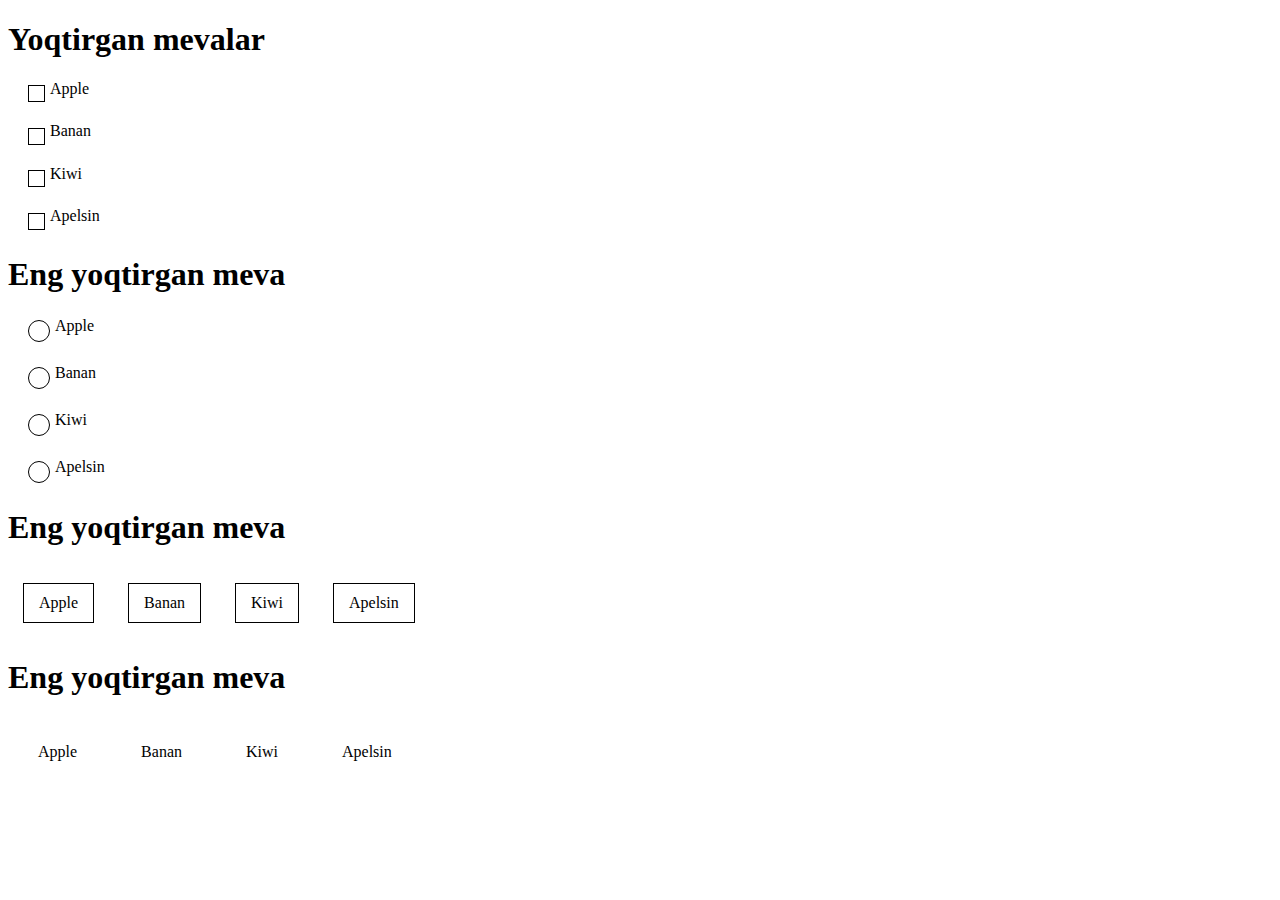
<file: index.html>
<!DOCTYPE html>
<html lang="ru">
<head>
    <meta charset="UTF-8">
    <meta http-equiv="X-UA-Compatible" content="IE=edge">
    <meta name="viewport" content="width=device-width, initial-scale=1.0">
    <link rel="stylesheet" href="css/index.css" >
    <title>Document</title>
</head>
<body>
    <form action="form-example">
        
<div class="fruits-container">

    <h1>Yoqtirgan mevalar</h1>

    <input type="checkbox" id="fruit1" class="visually-hidden" >
    <label for="fruit1" class="fruit" >Apple</label>

    <input type="checkbox" id="fruit2" class="visually-hidden">
    <label for="fruit2" class="fruit">Banan</label>

    <input type="checkbox" id="fruit3" class="visually-hidden">
    <label for="fruit3" class="fruit">Kiwi</label>

    <input type="checkbox"  id="fruit4" class="visually-hidden">
    <label for="fruit4" class="fruit">Apelsin</label>
    
</div>
<div class="fruits-container">

    <h1>Eng yoqtirgan meva</h1>

    <input type="radio" id="fruit9" class="visually-hidden" >
    <label for="fruit9" class="fruit3" >Apple</label>

    <input type="radio" id="fruit10" class="visually-hidden">
    <label for="fruit10" class="fruit3">Banan</label>

    <input type="radio" id="fruit11" class="visually-hidden">
    <label for="fruit11" class="fruit3">Kiwi</label>

    <input type="radio"  id="fruit12" class="visually-hidden">
    <label for="fruit12" class="fruit3">Apelsin</label>
    
</div>
<div class="fruits-container">

    <h1>Eng yoqtirgan meva</h1>

    <input type="radio" id="fruit5" name="fruit-name" class="visually-hidden" >
    <label for="fruit5" class="fruit2" >Apple</label>

    <input type="radio" id="fruit6" name="fruit-name" class="visually-hidden">
    <label for="fruit6" class="fruit2">Banan</label>

    <input type="radio" id="fruit7" name="fruit-name" class="visually-hidden">
    <label for="fruit7" class="fruit2">Kiwi</label>

    <input type="radio"  id="fruit8" name="fruit-name" class="visually-hidden">
    <label for="fruit8" class="fruit2">Apelsin</label>
    
</div>

<div class="fruits-container">
    <h1>Eng yoqtirgan meva</h1>

    <input type="radio" id="fruit13" name="fruit-name" class="visually-hidden" >
    <label for="fruit13" class="fruit4" >Apple</label>

    <input type="radio" id="fruit14" name="fruit-name" class="visually-hidden">
    <label for="fruit14" class="fruit4">Banan</label>

    <input type="radio" id="fruit15"  name="fruit-name"class="visually-hidden">
    <label for="fruit15" class="fruit4">Kiwi</label>

    <input type="radio"  id="fruit16" name="fruit-name" class="visually-hidden">
    <label for="fruit16" class="fruit4">Apelsin</label>

  
    
</div>


</form>
    
</body>
</html>
</file>
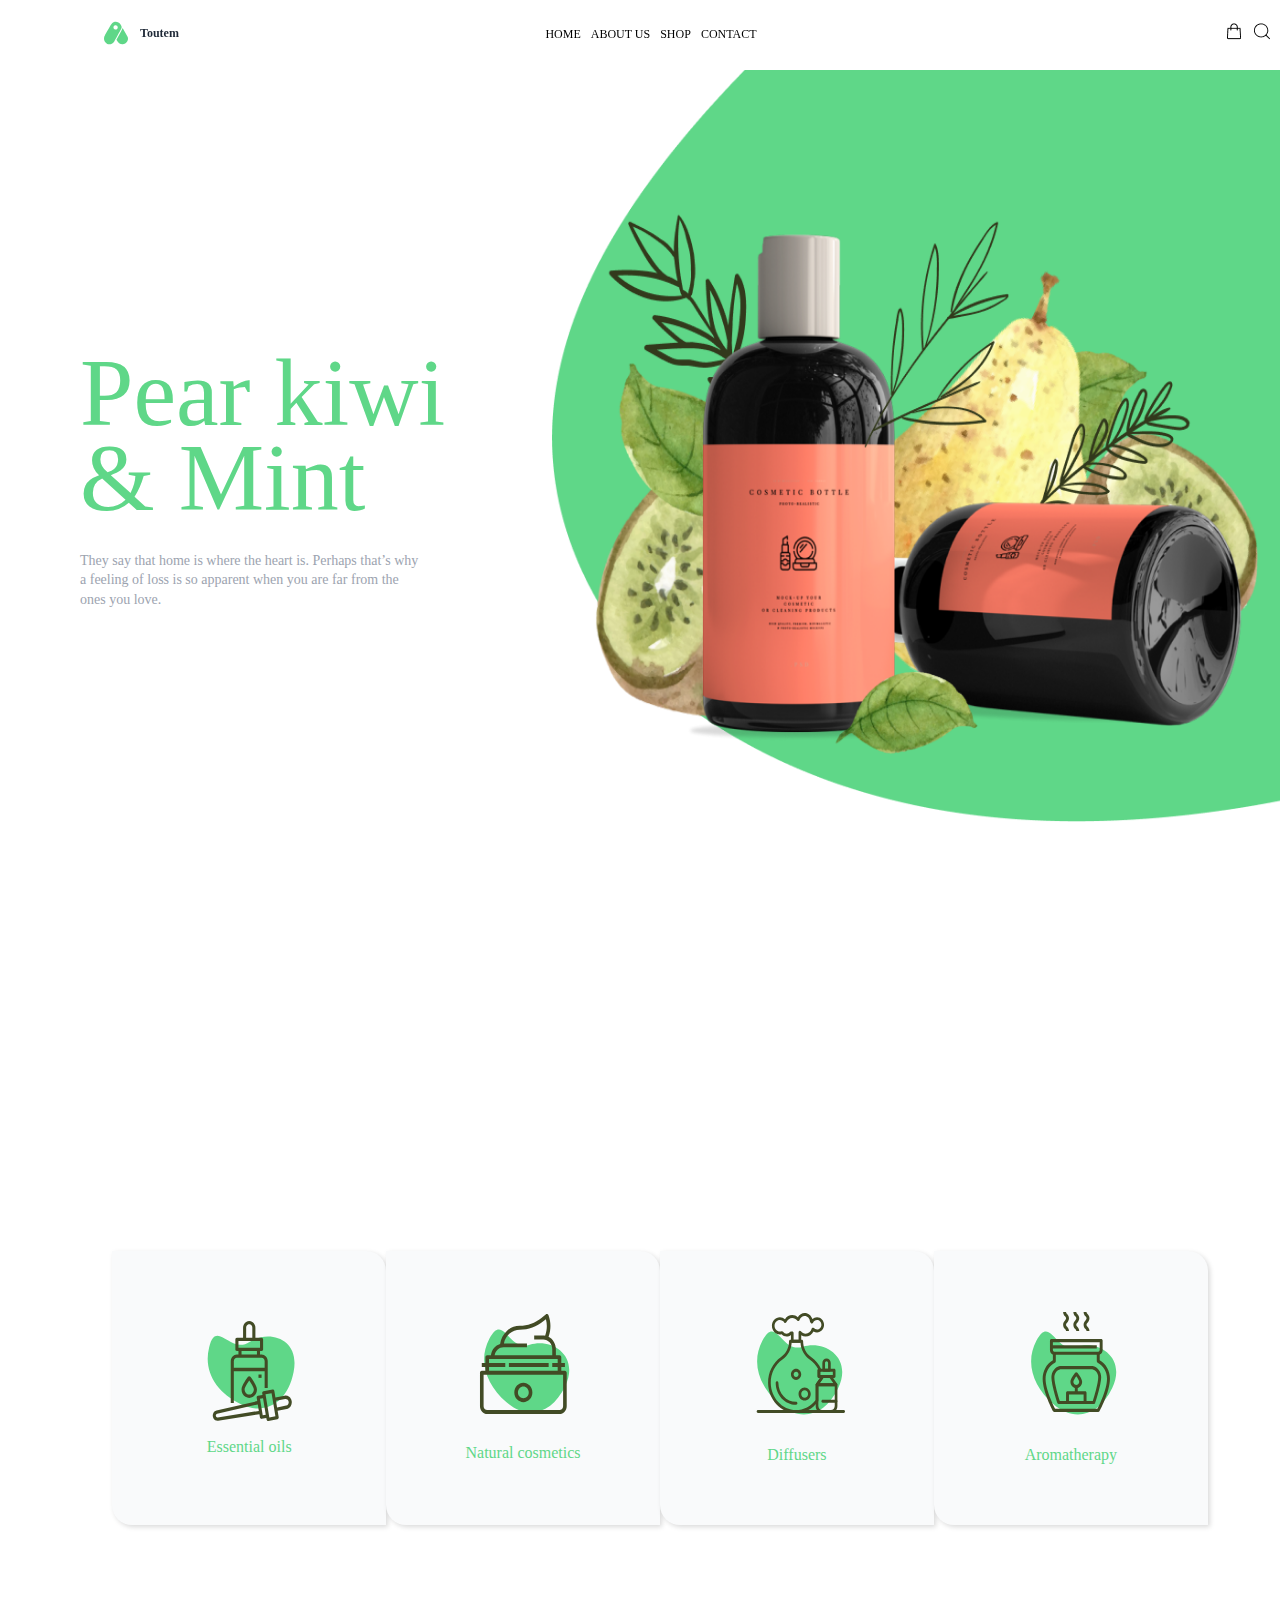
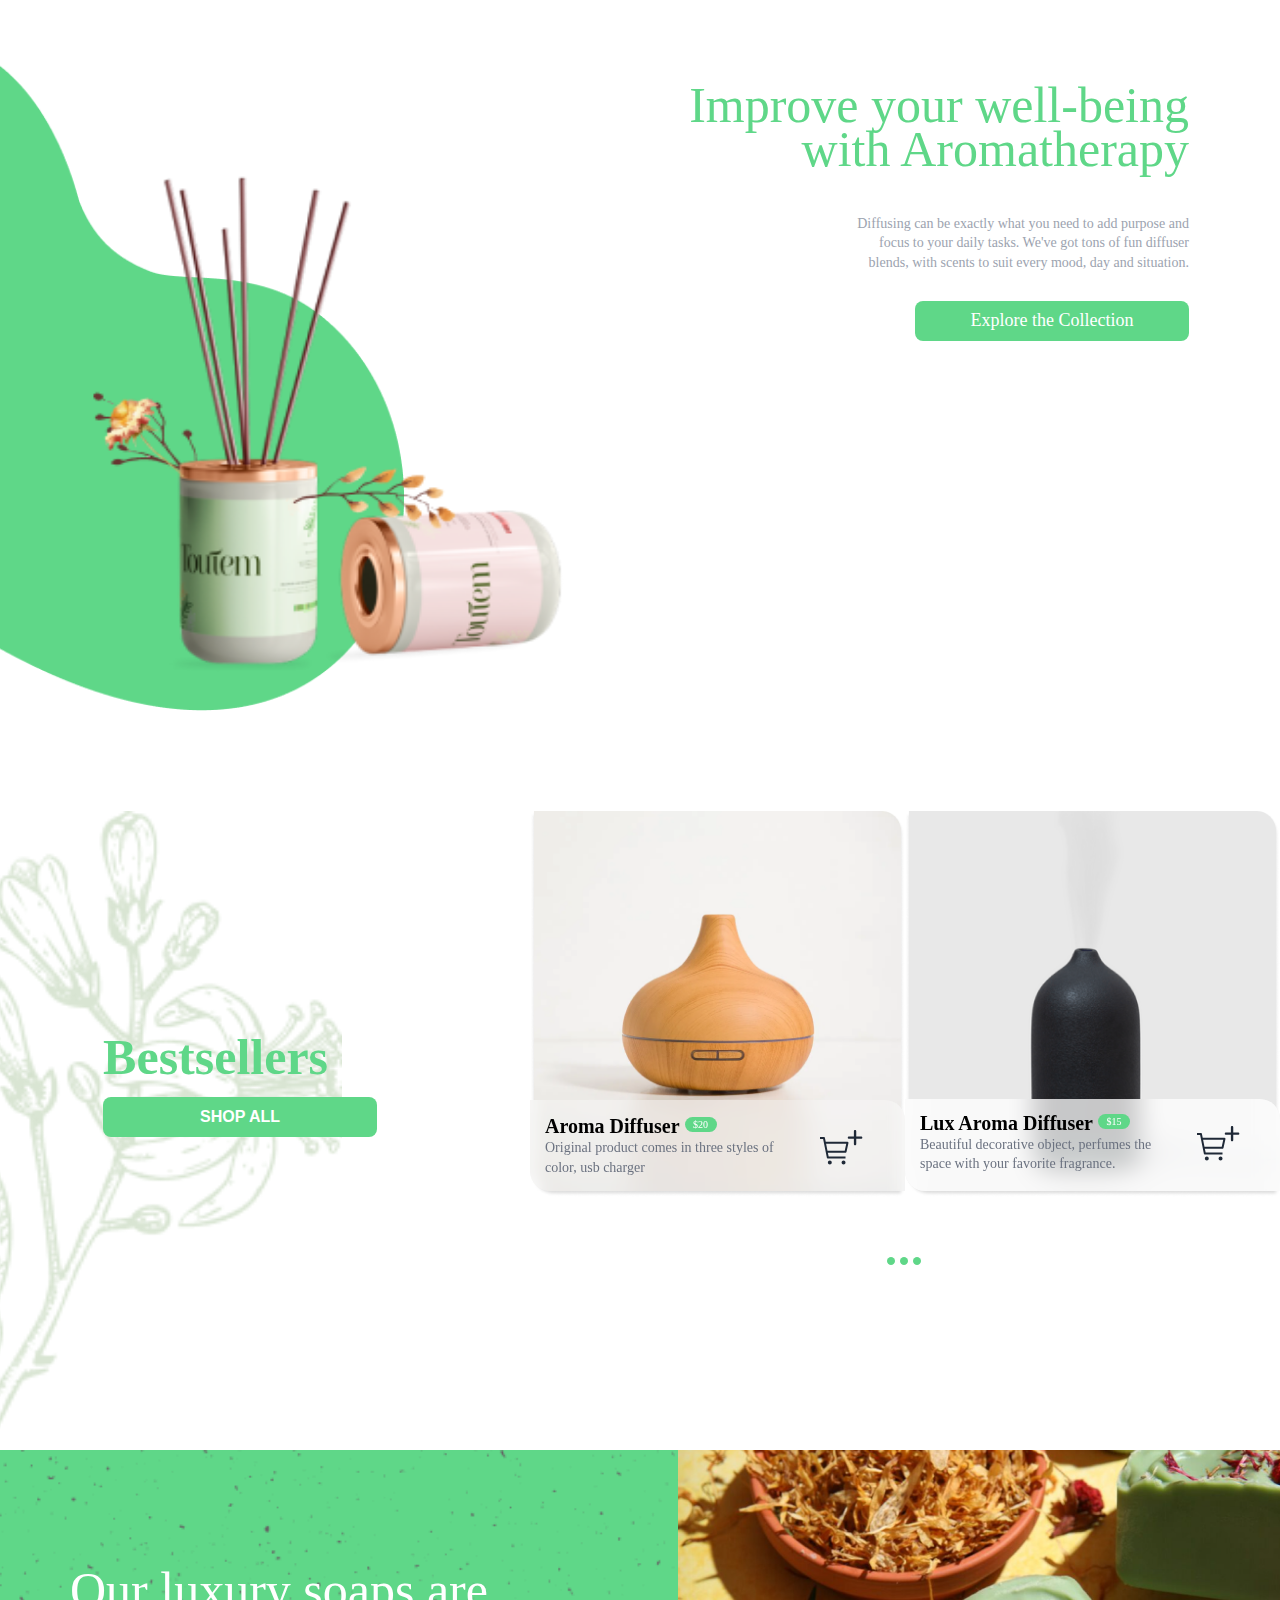
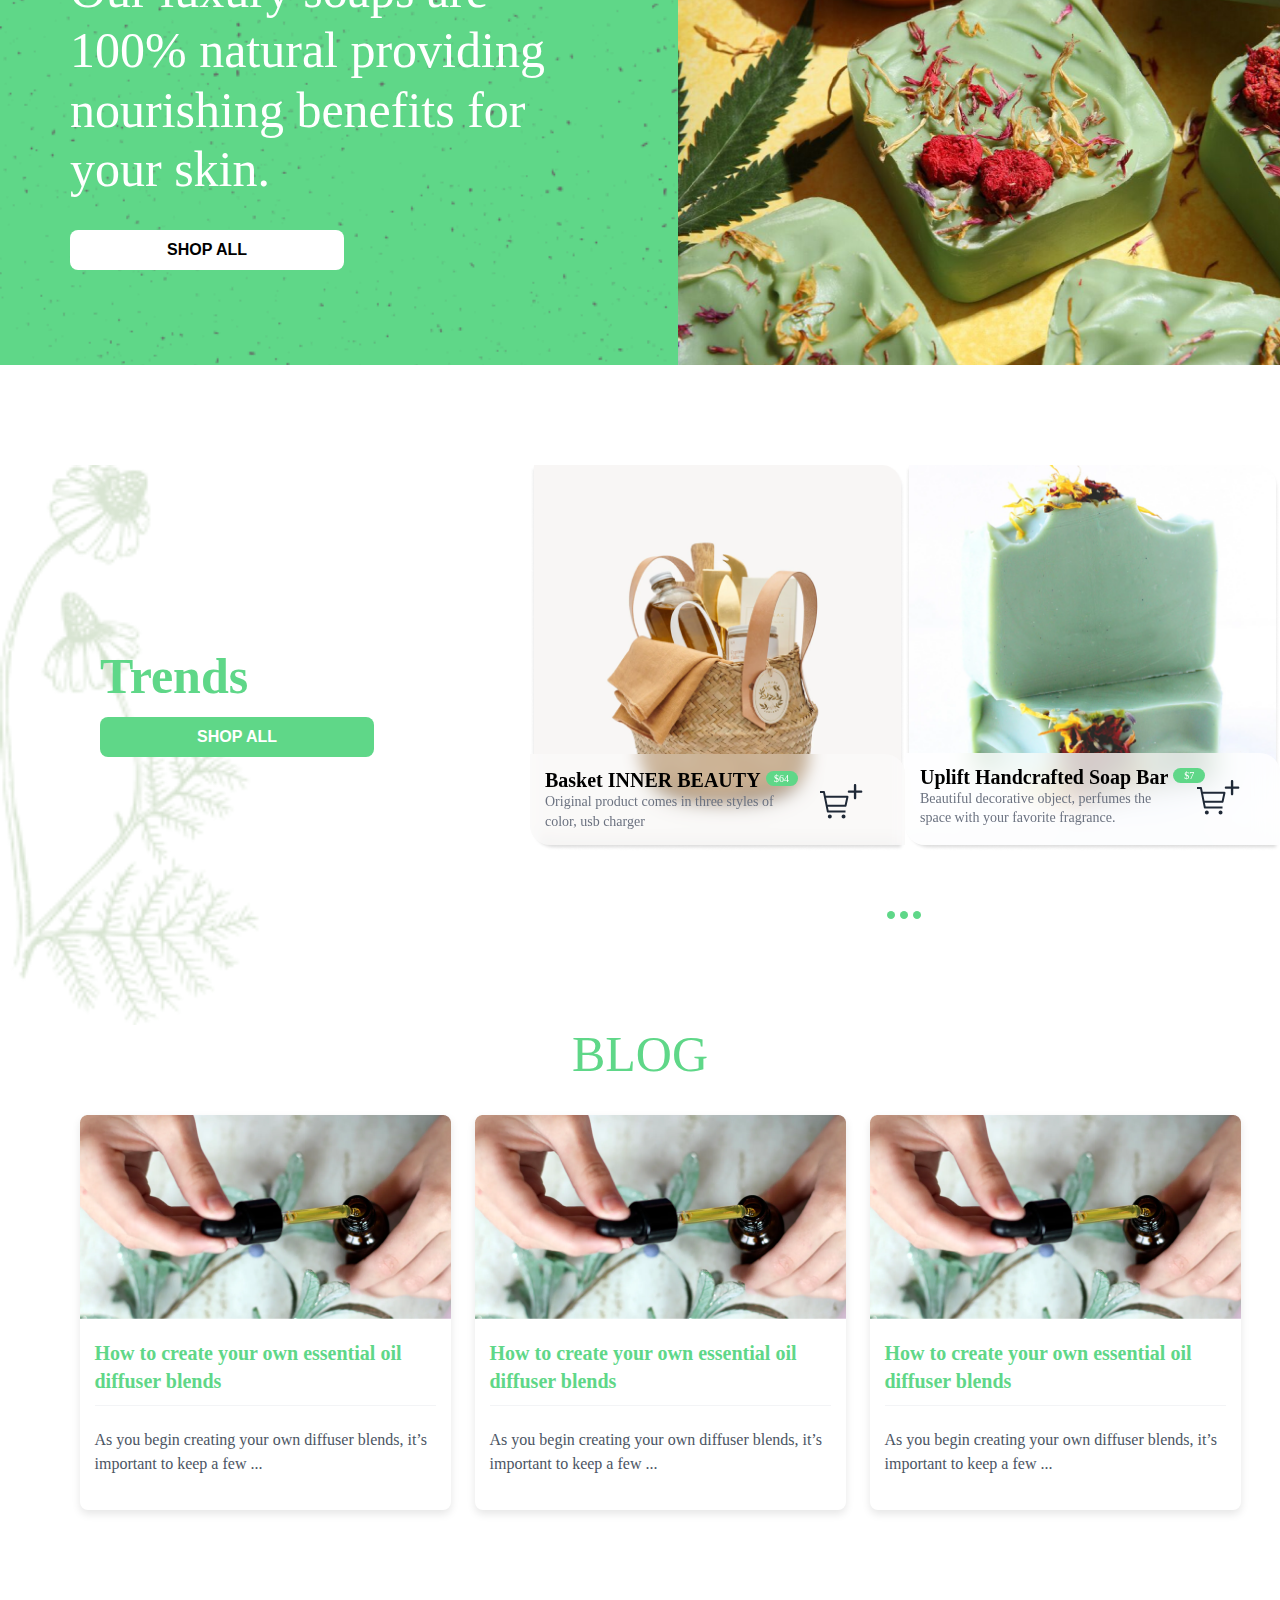
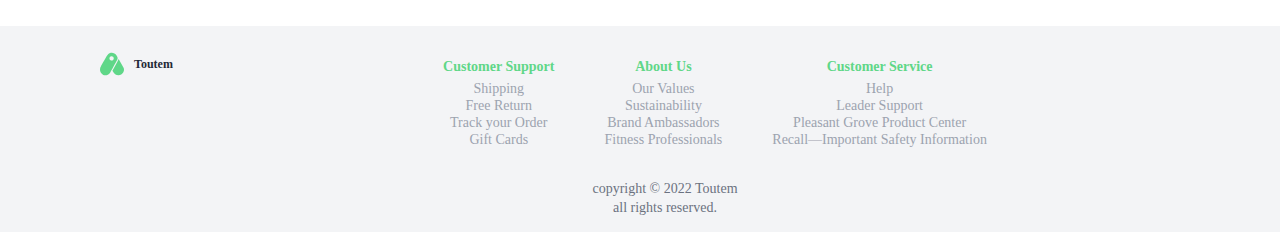
<file: exam/index.html>
<!DOCTYPE html>
<html lang="ru">

<head>
    <meta charset="UTF-8">
    <meta http-equiv="X-UA-Compatible" content="IE=edge">
    <meta name="viewport" content="width=device-width, initial-scale=1.0">
    <title>E-Commerce Todo List</title>
    <link rel="stylesheet" href="./css/main.css">
    <link rel="stylesheet" href="./css/normalize.css">
    <!-- <link href="https://fonts.cdnfonts.com/css/sf-pro-display" rel="stylesheet"> -->
    <!-- <link href="//db.onlinewebfonts.com/c/ead4092f880f75ff0883ced1856b2c37?family=SF+Pro+Rounded" rel="stylesheet" /> -->
</head>

<body>
    <header class="commerce_header">
        <div class="container">
            <div class="commerce_header_inner">
                <h1><a href="#" class="logo">
                        <svg width="24" height="24" viewBox="0 0 24 24" fill="none" xmlns="http://www.w3.org/2000/svg"
                            alt="E-commerce logo">
                            <g clip-path="url(#clip0_106_34625)">
                                <path fill-rule="evenodd" clip-rule="evenodd"
                                    d="M17.262 10.0581L12.4513 18.8401C14.3523 22.2078 15.9036 23.3903 18.9512 23.27C21.9358 23.1521 25.3719 19.0921 23.4369 15.6179L18.619 7.0753C18.4467 7.65027 17.4396 9.68849 17.2619 10.0581L17.262 10.0581ZM10.1434 20.6543C4.8786 27.3598 -2.71675 19.959 0.977333 14.1981C0.977333 14.1981 4.90991 7.3063 6.43925 4.62135C7.62519 2.53926 8.95382 1.22901 10.6813 0.809006C12.7879 0.29685 15.2547 1.4106 16.5697 3.44183C17.4837 4.85338 18.2925 6.1454 16.8671 8.5858C16.6977 8.87568 10.4768 20.2296 10.1434 20.6542V20.6543ZM10.5191 8.2514C9.08019 7.4219 9.08019 5.33685 10.5191 4.50735C11.9579 3.67785 13.7662 4.72035 13.7662 6.37935C13.7662 8.03835 11.9579 9.0809 10.5191 8.2514Z"
                                    fill="#5FD788" />
                            </g>
                            <defs>
                                <clipPath id="clip0_106_34625">
                                    <rect width="24" height="24" fill="white" />
                                </clipPath>
                            </defs>
                        </svg>
                        <span class="logo_text">Toutem</span>
                    </a>
                </h1>

                <input type="checkbox" id="inbox" class="hidden">
                <label for="inbox" class="commerce_header_inner_label"></label>

                <nav class="header_nav">
                    <ul class="header_menu">
                        <li class="header_menu_item"><a href="#" class="header_menu_link">HOME</a></li>
                        <li class="header_menu_item"><a href="#" class="header_menu_link">ABOUT US</a></li>
                        <li class="header_menu_item"><a href="#" class="header_menu_link">SHOP</a></li>
                        <li class="header_menu_item"><a href="#" class="header_menu_link">CONTACT</a></li>
                    </ul>
                </nav>
                
                <ul class="header_menu-2">
                    <li class="header_menu_item"><a href="#" class="header_menu_link"><img
                                src="./images/🦆 icon _shopping bag_.png" alt="shop icon"></a></li>
                    <li class="header_menu_item"><a href="#" class="header_menu_link"><img
                                src="./images/🦆 icon _search_.png" alt="search icon"></a></li>
                </ul>
            </div>
        </div>
    </header>

    <main>
        <section class="hero_section">
            <div class="container">
                <div class="hero_content">
                    <div class="herotext_block">
                        <h2 class="herotext_block_h2">Pear kiwi & Mint</h2>
                        <p class="herotext_block_p">They say that home is where the heart is. Perhaps that’s why <br> a
                            feeling of loss is so apparent when you are far from the <br> ones you love. </p>
                    </div>
                    <div class="heroimg_block">
                        <img src="./images/img2.png" width="770" height="650" class="heroimg_block_img"
                            alt="cosmetic bottle">
                    </div>
                </div>
            </div>
        </section>
        <section class="categories_section">
            <div class="container">
                <div class="categories_content">
                    <ul class="menu">
                        <li class="menu_item"><a class="menu_link" href="#"><svg width="103" height="101"
                                    viewBox="0 0 103 101" fill="none" xmlns="http://www.w3.org/2000/svg">
                                    <path fill-rule="evenodd" clip-rule="evenodd"
                                        d="M42.4195 84.0225C18.6447 72.2745 5.07339 51.899 11.117 27.4245C18.3609 -1.91099 32.3967 34.8386 51.4883 22.0581C70.5798 9.27765 102.376 18.0028 95.6078 51.9904C89.2716 83.8069 66.1943 95.7706 42.4195 84.0225Z"
                                        fill="currentColor" />
                                    <path
                                        d="M35.8258 51.1709H66.6501V67.8946H69.7325V41.1366C69.7304 39.3627 69.0803 37.6627 67.925 36.4085C66.7691 35.1549 65.2024 34.4494 63.5677 34.4471H62.0264V31.1024H63.5677C63.9764 31.1024 64.3685 30.9262 64.6575 30.6126C64.9465 30.299 65.1089 29.8735 65.1089 29.43V19.3958C65.1089 18.9523 64.9465 18.5267 64.6575 18.2132C64.3685 17.8996 63.9764 17.7234 63.5677 17.7234H57.4028V7.68915C57.4028 5.29928 56.2276 3.0908 54.3204 1.89567C52.4132 0.701118 50.0628 0.701118 48.1555 1.89567C46.2483 3.09097 45.0731 5.29947 45.0731 7.68915V17.7234H38.9083C38.0572 17.7234 37.367 18.4722 37.367 19.3958V29.43C37.367 29.8735 37.5294 30.299 37.8184 30.6126C38.1074 30.9262 38.4996 31.1024 38.9083 31.1024H40.4495V34.4471H38.9083C37.2735 34.4494 35.7068 35.1549 34.5509 36.4085C33.3957 37.6628 32.7455 39.3628 32.7434 41.1366V82.9459H35.8258V51.1709ZM48.1555 7.68915C48.1555 6.49385 48.7431 5.38969 49.6967 4.79241C50.6504 4.19514 51.8256 4.19514 52.7792 4.79241C53.7328 5.38969 54.3204 6.49389 54.3204 7.68915V17.7234H48.1555V7.68915ZM40.4495 21.0681H62.0264V27.7576H40.4495V21.0681ZM43.5319 31.1024H58.944V34.4471H43.5319V31.1024ZM38.9083 37.7919H63.5677C64.3851 37.7926 65.168 38.1458 65.746 38.7729C66.3239 39.4 66.6494 40.2497 66.6501 41.1366V47.8261H35.8258V41.1366C35.8265 40.2496 36.1519 39.4 36.7299 38.7729C37.3078 38.1458 38.0909 37.7926 38.9083 37.7919Z"
                                        fill="#424B25" />
                                    <path
                                        d="M93.6962 81.1262C93.4052 79.3807 92.488 77.8323 91.1458 76.8199C89.8041 75.8082 88.1466 75.4148 86.5373 75.7269L77.4365 77.5038L76.3453 70.9203H76.3446C76.2724 70.4836 76.0433 70.0961 75.7075 69.843C75.3717 69.5899 74.9575 69.4914 74.555 69.5697L65.4536 71.3467C65.0518 71.425 64.694 71.6744 64.4607 72.0387C64.2275 72.4023 64.1374 72.8525 64.2096 73.2893L64.4821 74.9348L59.9314 75.8232H59.932C59.094 75.9867 58.5374 76.8565 58.6881 77.7651L59.2426 81.1099L18.4824 90.599C16.9481 90.9559 15.6772 92.1153 15.0889 93.6943C14.5013 95.2734 14.674 97.0652 15.5492 98.4784C16.4244 99.8916 17.8885 100.741 19.4579 100.747C19.6911 100.747 19.9244 100.729 20.1556 100.692L61.409 94.1698L61.9635 97.5161H61.9628C62.0358 97.9521 62.2649 98.3396 62.6007 98.5927C62.9364 98.8458 63.3506 98.9443 63.7531 98.866L68.3039 97.9775L68.5763 99.623C68.6486 100.06 68.8777 100.447 69.2135 100.7C69.5492 100.953 69.9641 101.052 70.3666 100.973L79.4673 99.1959C80.3054 99.0324 80.862 98.1634 80.7113 97.2541L79.6201 90.6707L88.7215 88.8938C90.3302 88.5795 91.7585 87.5842 92.6915 86.1276C93.6245 84.671 93.9864 82.8717 93.6967 81.1254L93.6962 81.1262ZM19.711 97.3826C18.8324 97.5215 18.0102 96.8802 17.8533 95.932C17.6957 94.9838 18.2599 94.0715 19.1282 93.8699L59.7898 84.4047L60.8631 90.8768L19.711 97.3826ZM64.725 95.2779L61.9962 78.8185L65.0299 78.2264L67.7586 94.6858L64.725 95.2779ZM71.3384 97.3855L67.5178 74.343L73.5863 73.159L77.4064 96.2014L71.3384 97.3855ZM90.1606 84.2192C89.6962 84.9494 88.9813 85.4474 88.1762 85.6019L79.0748 87.3788L77.9836 80.7954L87.0843 79.0185H87.085C87.8893 78.8617 88.7184 79.0581 89.3892 79.5643C90.0601 80.0705 90.519 80.8454 90.6635 81.7189C90.808 82.5916 90.627 83.4913 90.1605 84.2192L90.1606 84.2192Z"
                                        fill="#424B25" />
                                    <path
                                        d="M51.238 56.1878C50.7812 56.1878 50.3477 56.408 50.0553 56.7881C48.9654 58.2044 43.532 65.4731 43.532 69.5667C43.532 72.5539 45.001 75.3147 47.385 76.808C49.7691 78.3019 52.7071 78.3019 55.0911 76.808C57.4751 75.3148 58.9441 72.5539 58.9441 69.5667C58.9441 65.4731 53.5113 58.2043 52.4208 56.7881C52.1284 56.408 51.695 56.1878 51.2381 56.1878H51.238ZM55.8617 69.5668C55.8617 71.3594 54.9803 73.0153 53.5499 73.9119C52.1194 74.8078 50.3566 74.8078 48.9262 73.9119C47.4958 73.0152 46.6144 71.3594 46.6144 69.5668C46.6144 67.772 49.0335 63.6642 51.238 60.5411C53.4426 63.6642 55.8617 67.7719 55.8617 69.5668Z"
                                        fill="#424B25" />
                                    <path d="M60.4855 54.5154H63.5679V57.8601H60.4855V54.5154Z" fill="#424B25" />
                                </svg>
                                Essential oils </a></li>
                        <li class="menu_item"><a class="menu_link" href="#"><svg width="111" height="113"
                                    viewBox="0 0 111 113" fill="none" xmlns="http://www.w3.org/2000/svg">
                                    <path fill-rule="evenodd" clip-rule="evenodd"
                                        d="M38.2125 88.0488C18.0499 70.024 9.80103 46.5314 21.4764 24.5881C35.4706 -1.71337 40.2625 37.7259 61.752 30.7427C83.2415 23.7594 111.874 41.1173 97.2288 72.0458C83.5195 100.999 58.375 106.074 38.2125 88.0488Z"
                                        fill="currentColor" />
                                    <path
                                        d="M96.9093 56.8629H93.2953V52.9414H96.9093V49.0198H93.2953V43.1374C93.2953 42.6175 93.1049 42.1185 92.7661 41.7509C92.4273 41.3833 91.9674 41.1767 91.4883 41.1767H87.8743V35.2943C87.8718 32.6788 87.1813 30.1183 85.8841 27.9142C84.587 25.71 82.7373 23.9523 80.5519 22.8493L80.727 22.3416C83.0833 15.5226 83.0092 7.99474 80.5173 1.23263C80.3083 0.666286 79.8687 0.237358 79.3274 0.0727869C78.7861 -0.0917797 78.2045 0.026393 77.7551 0.392293L73.4183 3.9217C70.3109 6.45054 66.8487 8.41917 63.1636 9.7525C59.4786 11.0865 55.6195 11.7658 51.7343 11.7649C47.0103 11.7641 42.4403 13.59 38.8449 16.9145C35.2487 20.2391 32.8624 24.8452 32.113 29.9065C29.7436 30.6199 27.6165 32.0643 25.9902 34.0654C24.3647 36.0664 23.3097 38.5367 22.9539 41.1766H19.2083C18.2104 41.1766 17.4013 42.0546 17.4013 43.1374V49.0198H13.7873V52.9413H17.4013V56.8629H13.7873C12.7894 56.8629 11.9803 57.7409 11.9803 58.8237V92.1569C11.9827 94.2368 12.745 96.23 14.0996 97.7005C15.4548 99.1702 17.2916 99.9974 19.2083 100H91.4883C93.405 99.9974 95.2419 99.1702 96.5971 97.7005C97.9515 96.2299 98.7139 94.2367 98.7163 92.1569V58.8237C98.7163 58.3037 98.526 57.8048 98.1871 57.4371C97.8483 57.0695 97.3884 56.8629 96.9093 56.8629ZM35.4712 33.3335H58.9622V29.412H35.8781C36.6977 25.5133 38.7121 22.0318 41.5927 19.5388C44.4734 17.0449 48.0496 15.6865 51.7345 15.6865C56.0074 15.6874 60.2532 14.9398 64.3068 13.4728C68.3605 12.0065 72.1688 9.84095 75.5869 7.0591L77.936 5.14735C79.3017 10.3529 79.0944 15.8967 77.343 20.9649L77.0825 21.7186C76.467 21.6197 75.8474 21.5689 75.2255 21.5689H66.1905V25.4905H75.2255C77.6206 25.4931 79.9173 26.5269 81.6113 28.3651C83.3053 30.2033 84.258 32.6954 84.2605 35.2944V41.1767H26.6182C27.0376 38.9638 28.1469 36.9759 29.7595 35.5465C31.3729 34.1179 33.3892 33.3362 35.4712 33.3335ZM21.0152 52.9414H37.2782V49.0198H21.0152V45.0982H89.6813V49.0198H84.2603V52.9414H89.6813V56.8629H21.0152V52.9414ZM95.1023 92.157C95.1014 93.1969 94.7199 94.193 94.0423 94.9283C93.3646 95.6635 92.4466 96.0776 91.4883 96.0785H19.2083C18.2499 96.0776 17.3319 95.6636 16.6543 94.9283C15.9767 94.193 15.5951 93.1968 15.5943 92.157V60.7845H95.1023L95.1023 92.157Z"
                                        fill="#424B25" />
                                    <path d="M40.8923 49.0198H80.6463V52.9413H40.8923V49.0198Z" fill="#424B25" />
                                    <path
                                        d="M55.3483 88.2354C57.7442 88.2354 60.0423 87.2025 61.7374 85.3644C63.4314 83.5253 64.3833 81.0314 64.3833 78.4315C64.3833 75.8316 63.4313 73.338 61.7374 71.4987C60.0425 69.6604 57.7442 68.6276 55.3483 68.6276C52.9523 68.6276 50.6542 69.6605 48.9591 71.4987C47.2651 73.3378 46.3132 75.8316 46.3132 78.4315C46.3157 81.0305 47.2684 83.5226 48.9624 85.3608C50.6565 87.199 52.9531 88.2327 55.3483 88.2354ZM55.3483 72.5492C56.7858 72.5492 58.1653 73.1689 59.1816 74.2719C60.1978 75.3748 60.7692 76.8718 60.7692 78.4314C60.7692 79.9911 60.198 81.4882 59.1816 82.591C58.1651 83.6937 56.7856 84.3136 55.3483 84.3136C53.9109 84.3136 52.5312 83.6939 51.5149 82.591C50.4987 81.488 49.9274 79.9911 49.9274 78.4314C49.929 76.8716 50.5009 75.3764 51.5173 74.2743C52.533 73.1714 53.9109 72.5508 55.3484 72.549L55.3483 72.5492Z"
                                        fill="#424B25" />
                                </svg>
                                Natural cosmetics</a></li>
                        <li class="menu_item"><a class="menu_link" href="#"><svg width="111" height="116"
                                    viewBox="0 0 111 116" fill="none" xmlns="http://www.w3.org/2000/svg">
                                    <path fill-rule="evenodd" clip-rule="evenodd"
                                        d="M38.2124 91.0488C18.0499 73.024 9.80099 49.5314 21.4764 27.5881C35.4706 1.28663 40.2625 40.7259 61.752 33.7427C83.2414 26.7594 111.873 44.1173 97.2288 75.0458C83.5195 103.999 58.375 109.074 38.2124 91.0488Z"
                                        fill="currentColor" />
                                    <path
                                        d="M88.4018 58.6781H82.6898C81.954 58.6781 81.3569 58.0303 81.3569 57.2319V50.0006C81.3569 47.4939 83.2358 45.4553 85.5458 45.4553C87.8557 45.4553 89.7346 47.4941 89.7346 50.0006V57.2319C89.7346 58.0303 89.1375 58.6781 88.4017 58.6781H88.4018ZM84.0225 55.7857H87.069V50.0007C87.069 49.0894 86.3856 48.3478 85.5458 48.3478C84.706 48.3478 84.0225 49.0894 84.0225 50.0007V55.7857Z"
                                        fill="#424B25" />
                                    <path
                                        d="M55.0822 100H55.0816L54.8789 99.9992C47.5341 99.9432 40.6019 96.7946 35.3606 91.1342C30.1177 85.4738 27.1826 77.9674 27.0951 69.9983C26.9788 59.411 31.8267 49.6916 40.0636 43.9982C45.0564 40.5464 48.0376 34.6809 48.0376 28.3071C48.0376 27.5087 48.6346 26.8608 49.3704 26.8608H60.7947C61.5305 26.8608 62.1275 27.5087 62.1275 28.3071C62.1275 34.6941 65.093 40.5495 70.0605 43.9695C74.5079 47.0317 78.0581 51.3683 80.3322 56.5143C80.4437 56.7253 80.5076 56.971 80.5076 57.2322C80.5076 57.9989 79.9582 58.6261 79.2632 58.6755L79.2639 61.9843H81.1224C81.7487 61.9843 82.2914 62.458 82.4246 63.1221C82.4736 63.3664 82.5219 63.6106 82.5647 63.8563C82.6355 64.257 82.5477 64.6709 82.322 64.9971L77.3599 72.1768V87.5226C77.3599 87.8472 77.2592 88.163 77.0736 88.4184C71.7259 95.7781 63.7098 100 55.0833 100L55.0822 100ZM50.6581 29.7522C50.2399 36.5533 46.8813 42.7138 41.4948 46.4365C34.0419 51.5883 29.6543 60.3833 29.7598 69.9639C29.923 84.825 41.1997 97.001 54.8975 97.1068L55.0811 97.1075C62.7348 97.1075 69.8559 93.4352 74.6935 87.0139V71.6946C74.6935 71.3817 74.7866 71.0769 74.96 70.8268L79.0728 64.8765H77.9304C77.1946 64.8765 76.5975 64.2286 76.5975 63.4302V57.2321C76.5975 56.7642 76.8015 56.3488 77.1191 56.0846C75.0696 52.162 72.1631 48.8438 68.6311 46.4117C63.2658 42.7178 59.9208 36.5668 59.5046 29.753L50.6581 29.7522Z"
                                        fill="#424B25" />
                                    <path
                                        d="M89.9252 100H81.1667C77.5973 100 74.6929 96.8484 74.6929 92.9752V71.6938C74.6929 70.8954 75.2899 70.2476 76.0257 70.2476H95.067C95.8028 70.2476 96.3999 70.8954 96.3999 71.6938V92.9752C96.3999 96.8484 93.4954 100 89.926 100H89.9252ZM77.3585 73.1404V92.9748C77.3585 95.2533 79.0667 97.107 81.1665 97.107H89.9251C92.0249 97.107 93.7332 95.2534 93.7332 92.9748V73.1404H77.3585Z"
                                        fill="#424B25" />
                                    <path
                                        d="M95.066 73.1403H76.0246C75.52 73.1403 75.0583 72.8311 74.8325 72.3411C74.6068 71.8512 74.6557 71.2645 74.9583 70.8262L80.6704 62.5619C80.922 62.1981 81.3171 61.9834 81.7367 61.9834H89.3528C89.7724 61.9834 90.1675 62.1974 90.4191 62.5619L96.1312 70.8262C96.4338 71.2645 96.4827 71.8512 96.257 72.3411C96.0312 72.8311 95.5695 73.1403 95.0649 73.1403H95.066ZM78.6912 70.2478H92.4004L88.6875 64.8759H82.4041L78.6912 70.2478Z"
                                        fill="#424B25" />
                                    <path
                                        d="M93.1631 64.8758H77.9307C77.1949 64.8758 76.5979 64.2279 76.5979 63.4296V57.2314C76.5979 56.433 77.195 55.7852 77.9307 55.7852H93.1631C93.8989 55.7852 94.4959 56.433 94.4959 57.2314V63.4296C94.4959 64.228 93.8989 64.8758 93.1631 64.8758ZM79.2635 61.9834H91.8303V58.6777H79.2635V61.9834Z"
                                        fill="#424B25" />
                                    <path
                                        d="M102.682 99.9999H16.9996C16.2638 99.9999 15.6667 99.3521 15.6667 98.5537C15.6667 97.7553 16.2638 97.1074 16.9996 97.1074H102.682C103.418 97.1074 104.015 97.7553 104.015 98.5537C104.015 99.3521 103.418 99.9999 102.682 99.9999Z"
                                        fill="#424B25" />
                                    <path
                                        d="M58.8894 29.752H51.2732C50.5375 29.752 49.9404 29.1041 49.9404 28.3057V21.8964C48.7048 22.9619 47.1673 23.5537 45.5612 23.5537C43.6565 23.5537 41.8796 22.742 40.563 21.2973C40.0163 21.4242 39.4587 21.4877 38.897 21.4877C34.4871 21.4877 30.8999 17.5954 30.8999 12.81C30.8999 8.02463 34.4869 4.13236 38.897 4.13236C40.7691 4.13236 42.5738 4.85548 43.9943 6.12827C45.6515 3.61062 48.343 2.06618 51.2732 2.06618C53.3207 2.06618 55.2614 2.81144 56.8256 4.15956C58.255 1.63303 60.8323 0 63.6495 0C67.2475 0 70.2912 2.55524 71.2949 6.11939C72.5713 4.8672 74.2537 4.13217 76.0258 4.13217C79.91 4.13217 83.0709 7.56107 83.0709 11.7767C83.0709 15.9924 79.9102 19.4213 76.0258 19.4213C74.7664 19.4213 73.5608 19.0664 72.502 18.4001C70.972 21.511 67.9431 23.5534 64.6016 23.5534C63.0518 23.5534 61.5462 23.1166 60.2223 22.3101V28.3054C60.2223 29.1038 59.6252 29.7516 58.8895 29.7516L58.8894 29.752ZM52.606 26.8596H57.5566V19.308C57.5566 18.7066 57.9001 18.1679 58.4182 17.9554C58.9371 17.7429 59.5226 17.9008 59.8891 18.3517C61.0825 19.8193 62.8003 20.6613 64.6016 20.6613C67.3998 20.6613 69.8859 18.6218 70.647 15.7012C70.7769 15.2039 71.1413 14.8194 71.6031 14.6925C72.0655 14.5656 72.5544 14.7161 72.8863 15.0873C73.7179 16.017 74.8332 16.5291 76.0259 16.5291C78.4406 16.5291 80.4051 14.3974 80.4051 11.7772C80.4051 9.15694 78.4406 7.02522 76.0259 7.02522C74.3401 7.02522 72.785 8.09516 72.0634 9.75179C71.86 10.2189 71.4425 10.5325 70.9685 10.5753C70.4952 10.6173 70.0349 10.3834 69.7635 9.95914C69.6241 9.74147 69.4711 9.5297 69.3073 9.32973C69.1046 9.08106 68.987 8.76377 68.974 8.43246C68.855 5.32601 66.5158 2.89318 63.6495 2.89318C61.2926 2.89318 59.1872 4.60729 58.5304 7.06219C58.3917 7.5824 57.9959 7.97421 57.5063 8.07825C57.016 8.1823 56.5141 7.98012 56.2047 7.55584C55.0031 5.90591 53.2058 4.95923 51.2733 4.95923C48.7544 4.95923 46.4866 6.58554 45.4952 9.10179C45.3076 9.57919 44.8975 9.9105 44.4222 9.97029C43.9468 10.0308 43.4783 9.80795 43.1954 9.38958C42.1931 7.90938 40.5862 7.02531 38.8971 7.02531C35.9573 7.02531 33.5658 9.62041 33.5658 12.8104C33.5658 16.0003 35.9573 18.5954 38.8971 18.5954C39.4744 18.5954 40.0456 18.4943 40.5944 18.2943C41.135 18.0973 41.7321 18.2958 42.0782 18.788C42.9153 19.9789 44.185 20.6615 45.5613 20.6615C46.8513 20.6615 48.0705 20.0468 48.9056 18.9754C49.213 18.5814 49.6903 18.3947 50.1582 18.4862C50.5322 18.5592 50.9069 18.5954 51.2734 18.5954C52.0092 18.5954 52.6062 19.2433 52.6062 20.0416L52.606 26.8596Z"
                                        fill="#424B25" />
                                    <path
                                        d="M55.0823 91.7355C43.8485 91.7355 34.7092 81.8183 34.7092 69.6286C34.7092 68.8302 35.3063 68.1824 36.0421 68.1824C36.7778 68.1824 37.3749 68.8302 37.3749 69.6286C37.3749 80.2232 45.3189 88.8434 55.0827 88.8434C55.8185 88.8434 56.4156 89.4913 56.4156 90.2897C56.4156 91.0881 55.8185 91.7359 55.0827 91.7359L55.0823 91.7355Z"
                                        fill="#424B25" />
                                    <path
                                        d="M55.0823 66.9424C52.2473 66.9424 49.9414 64.4403 49.9414 61.364C49.9414 58.2878 52.2473 55.7856 55.0823 55.7856C57.9173 55.7856 60.2232 58.2878 60.2232 61.364C60.2232 64.4403 57.9173 66.9424 55.0823 66.9424ZM55.0823 58.6781C53.7175 58.6781 52.607 59.883 52.607 61.364C52.607 62.845 53.7175 64.05 55.0823 64.05C56.4471 64.05 57.5576 62.845 57.5576 61.364C57.5576 59.883 56.4471 58.6781 55.0823 58.6781Z"
                                        fill="#424B25" />
                                    <path
                                        d="M63.6506 87.6023C60.2906 87.6023 57.5576 84.6368 57.5576 80.9909C57.5576 77.3449 60.2906 74.3794 63.6506 74.3794C67.0106 74.3794 69.7435 77.3449 69.7435 80.9909C69.7435 84.6368 67.0106 87.6023 63.6506 87.6023ZM63.6506 77.2718C61.7609 77.2718 60.2232 78.9402 60.2232 80.9909C60.2232 83.0416 61.7607 84.7099 63.6506 84.7099C65.5404 84.7099 67.0779 83.0416 67.0779 80.9909C67.0779 78.9402 65.5404 77.2718 63.6506 77.2718Z"
                                        fill="#424B25" />
                                    <path
                                        d="M95.0659 89.6689H81.7376C81.0018 89.6689 80.4048 89.021 80.4048 88.2226C80.4048 87.4242 81.0018 86.7764 81.7376 86.7764H95.0659C95.8016 86.7764 96.3987 87.4242 96.3987 88.2226C96.3987 89.021 95.8016 89.6689 95.0659 89.6689Z"
                                        fill="#424B25" />
                                </svg>
                                Diffusers</a></li>
                        <li class="menu_item"><a class="menu_link" href="#"><svg width="111" height="117"
                                    viewBox="0 0 111 117" fill="none" xmlns="http://www.w3.org/2000/svg">
                                    <path fill-rule="evenodd" clip-rule="evenodd"
                                        d="M38.2124 92.0488C18.0499 74.024 9.80099 50.5314 21.4764 28.5881C35.4706 2.28663 40.2625 41.7259 61.752 34.7427C83.2414 27.7594 111.873 45.1173 97.2288 76.0458C83.5195 104.999 58.375 110.074 38.2124 92.0488Z"
                                        fill="currentColor" />
                                    <path
                                        d="M83.2337 42.8573H39.3493C38.1856 42.8573 37.0688 42.3556 36.2461 41.4627C35.4234 40.5699 34.9609 39.3581 34.9609 38.0955V28.5717C34.9609 27.6951 35.6159 26.9844 36.4238 26.9844H86.1594C86.5473 26.9844 86.9195 27.1516 87.1938 27.4492C87.4681 27.7468 87.6222 28.1508 87.6222 28.5717V38.0955C87.6222 39.3582 87.1599 40.57 86.337 41.4627C85.5142 42.3554 84.3974 42.8573 83.2338 42.8573H83.2337ZM37.8865 30.1589V38.0954C37.8865 38.5163 38.0406 38.9202 38.3149 39.2178C38.5892 39.5155 38.9614 39.6827 39.3493 39.6827H83.2337C83.6216 39.6827 83.9938 39.5155 84.2681 39.2178C84.5424 38.9202 84.6965 38.5163 84.6965 38.0954V30.1589H37.8865Z"
                                        fill="#424B25" />
                                    <path
                                        d="M83.2336 100H39.3492C38.8275 99.9987 38.3462 99.6968 38.0856 99.2065C37.6598 98.4128 27.6468 79.6437 27.6468 66.6659C27.637 62.8698 28.5865 59.1432 30.3915 55.8913C32.1972 52.6394 34.7892 49.9864 37.8865 48.2213V41.2691H40.8121V49.2056C40.8121 49.8405 40.4634 50.4145 39.9259 50.6646C37.1322 52.0996 34.7708 54.3644 33.1154 57.1967C31.46 60.029 30.5783 63.3121 30.5725 66.6659C30.5725 77.3725 38.3168 93.1421 40.2023 96.8246H82.3815C84.2667 93.1419 92.0113 77.3616 92.0113 66.6659C92.0047 63.3106 91.1218 60.0261 89.4651 57.1938C87.8077 54.3615 85.4443 52.0967 82.6493 50.6625C82.1157 50.4102 81.7709 49.8376 81.7716 49.2056V41.269H84.6972V48.2212C87.7945 49.9864 90.3865 52.6394 92.1922 55.8913C93.9972 59.1431 94.9468 62.8698 94.9369 66.6659C94.9369 79.6435 84.9237 98.4119 84.4981 99.2065C84.2375 99.6968 83.7563 99.9987 83.2345 100L83.2336 100Z"
                                        fill="#424B25" />
                                    <path
                                        d="M78.8453 92.0633H43.7378C43.1227 92.0633 42.5735 91.646 42.3625 91.0188C42.1287 90.2953 36.4238 73.2013 36.4238 65.0796C36.4395 62.4534 37.293 59.9137 38.8401 57.8936C40.3871 55.8734 42.5317 54.4978 44.9081 54.0004C45.0041 53.9785 45.1021 53.9678 45.2007 53.9685H77.3826C77.4812 53.9678 77.5792 53.9785 77.6752 54.0004C80.0516 54.4979 82.1962 55.8733 83.7432 57.8936C85.2903 59.9139 86.1438 62.4536 86.1595 65.0796C86.1595 73.2017 80.4545 90.295 80.2208 91.0188C80.0099 91.646 79.4606 92.0633 78.8455 92.0633H78.8453ZM44.7727 88.8887H77.8105C79.05 85.0395 83.2334 71.5588 83.2334 65.0792C83.2197 63.2098 82.6157 61.4021 81.5212 59.9574C80.4274 58.5132 78.9104 57.5197 77.2229 57.1427H45.3636C43.6808 57.5303 42.169 58.5266 41.0758 59.9686C39.9833 61.4107 39.374 63.2127 39.3486 65.0792C39.3486 71.5588 43.5319 85.0393 44.7715 88.8887H44.7727Z"
                                        fill="#424B25" />
                                    <path
                                        d="M70.0683 92.0636H52.5146C51.7068 92.0636 51.0518 91.3529 51.0518 90.4763V80.9525C51.0518 80.076 51.7068 79.3652 52.5146 79.3652H70.0683C70.4562 79.3652 70.8285 79.5325 71.1027 79.8301C71.377 80.1277 71.5311 80.5316 71.5311 80.9525V90.4763C71.5311 90.8973 71.377 91.3012 71.1027 91.5988C70.8285 91.8964 70.4562 92.0636 70.0683 92.0636ZM53.9774 88.889H68.6055V82.5398H53.9774V88.889Z"
                                        fill="#424B25" />
                                    <path
                                        d="M61.2914 76.1905C59.7398 76.1905 58.2515 75.5216 57.1538 74.3311C56.0567 73.1399 55.4402 71.5249 55.4402 69.8413C55.4402 66.7603 59.4073 61.8063 60.2028 60.8446C60.4875 60.5229 60.8806 60.3408 61.2914 60.3408C61.7021 60.3408 62.0953 60.5229 62.38 60.8446C63.1754 61.8062 67.1426 66.7601 67.1426 69.8413C67.1426 71.5249 66.5261 73.14 65.429 74.3311C64.3312 75.5216 62.8429 76.1905 61.2913 76.1905H61.2914ZM61.2914 64.3637C59.7392 66.4684 58.3658 68.8301 58.3658 69.8413C58.3658 70.9758 58.9235 72.0238 59.8286 72.5907C60.7337 73.1576 61.8491 73.1576 62.7543 72.5907C63.6594 72.0238 64.2171 70.9757 64.2171 69.8413C64.2171 68.857 62.845 66.4775 61.2914 64.3637Z"
                                        fill="#424B25" />
                                    <path d="M59.8286 74.603H62.7542V80.9522H59.8286V74.603Z" fill="#424B25" />
                                    <path
                                        d="M53.9774 19.0476H51.0518C51.0518 18.1555 50.7344 17.7778 50.0173 16.9956C48.821 15.9468 48.1262 14.3673 48.1262 12.6984C48.1262 11.0295 48.8211 9.45016 50.0173 8.40127C50.7344 7.61896 51.0518 7.24127 51.0518 6.34921C51.0518 5.45714 50.7344 5.07936 50.0173 4.29714C48.8353 3.23634 48.1431 1.66458 48.1262 0H51.0518C51.0518 0.892154 51.3692 1.26984 52.0863 2.05206C53.2683 3.11287 53.9605 4.68463 53.9774 6.34921C53.9604 8.01375 53.2682 9.58549 52.0863 10.6463C51.3692 11.4287 51.0518 11.8063 51.0518 12.6984C51.0518 13.5905 51.3692 13.9683 52.0863 14.7505C53.2683 15.8113 53.9605 17.383 53.9774 19.0476Z"
                                        fill="#424B25" />
                                    <path
                                        d="M64.2171 19.0476H61.2915C61.2915 18.1555 60.9741 17.7778 60.2571 16.9956C59.0607 15.9468 58.366 14.3673 58.366 12.6984C58.366 11.0295 59.0608 9.45016 60.2571 8.40127C60.9741 7.61896 61.2915 7.24127 61.2915 6.34921C61.2915 5.45714 60.9741 5.07936 60.2571 4.29714C59.0751 3.23634 58.3829 1.66458 58.366 0H61.2916C61.2916 0.892154 61.609 1.26984 62.326 2.05206C63.508 3.11287 64.2003 4.68463 64.2171 6.34921C64.2002 8.01375 63.5079 9.58549 62.326 10.6463C61.609 11.4287 61.2916 11.8063 61.2916 12.6984C61.2916 13.5905 61.609 13.9683 62.326 14.7505C63.508 15.8113 64.2003 17.383 64.2171 19.0476Z"
                                        fill="#424B25" />
                                    <path
                                        d="M74.4566 19.0476H71.531C71.531 18.1555 71.2136 17.7778 70.4966 16.9956C69.3002 15.9468 68.6055 14.3673 68.6055 12.6984C68.6055 11.0295 69.3003 9.45016 70.4966 8.40127C71.2136 7.61896 71.531 7.24127 71.531 6.34921C71.531 5.45714 71.2136 5.07936 70.4966 4.29714C69.3146 3.23634 68.6224 1.66458 68.6055 0H71.5311C71.5311 0.892154 71.8485 1.26984 72.5655 2.05206C73.7475 3.11287 74.4398 4.68463 74.4566 6.34921C74.4397 8.01375 73.7474 9.58549 72.5655 10.6463C71.8485 11.4287 71.5311 11.8063 71.5311 12.6984C71.5311 13.5905 71.8485 13.9683 72.5655 14.7505C73.7475 15.8113 74.4398 17.383 74.4566 19.0476Z"
                                        fill="#424B25" />
                                    <path d="M36.4236 33.3333H81.7708V36.5079H36.4236V33.3333Z" fill="#424B25" />
                                </svg>
                                Aromatherapy</a></li>
                    </ul>
                </div>
            </div>
        </section>

        <section class="text-img_section">
            <div class="container">
                <div class="imgtext_content">
                    <div class="imgtext_content_imgblock"><img src="./images/textimg.png" width="651px" height="632px"
                            class="imgtext_content_imgblock_img" alt=""></div>
                    <div class="imgtext_content_textblock">
                        <h2 class="imgtext_content_textblock_h2">Improve your well-being <br> with Aromatherapy</h2>
                        <p class="imgtext_content_textblock_p">Diffusing can be exactly what you need to add purpose and
                            <br> focus to your daily tasks. We've got tons of fun diffuser <br> blends, with scents to
                            suit every mood, day and situation.
                        </p>
                        <a href="#" class="imgtext_content_textblock_link">Explore the Collection</a>
                    </div>
                </div>
            </div>
        </section>

        <section class="featured-products_section">
            <div class="container">
                <div class="featured_content">
                    <div class="featured_content_imgblock">
                        <h2 class="featured_content_imgblock_h2">Bestsellers</h2>
                        <a href="#" class="featured_content_imgblock_link">SHOP ALL</a>
                    </div>

                    <div class="featured_content_cardblock">
                        <div class="cards">
                            <div class="card">
                                <img src="./images/best.png" width="375px" height="386px" class="card_img"
                                    alt="bestproduct">
                                <div class="card_content">
                                    <div class="card_content_div1">
                                        <h4 class="h4">Aroma Diffuser</h4>
                                        <span class="price">$20</span>
                                    </div>

                                    <div class="card_content_div2">
                                        <p class="p">Original product comes in three styles of <br> color, usb charger
                                        </p>
                                        <button type="button" class="btn"><svg width="45" height="50"
                                                viewBox="0 0 45 50" fill="none" xmlns="http://www.w3.org/2000/svg">
                                                <path
                                                    d="M9.81296 47.4389C10.8969 47.4389 11.7756 46.5602 11.7756 45.4763C11.7756 44.3924 10.8969 43.5137 9.81296 43.5137C8.72905 43.5137 7.85037 44.3924 7.85037 45.4763C7.85037 46.5602 8.72905 47.4389 9.81296 47.4389Z"
                                                    fill="#1F2937" />
                                                <path
                                                    d="M23.5511 47.4389C24.635 47.4389 25.5137 46.5602 25.5137 45.4763C25.5137 44.3924 24.635 43.5137 23.5511 43.5137C22.4672 43.5137 21.5885 44.3924 21.5885 45.4763C21.5885 46.5602 22.4672 47.4389 23.5511 47.4389Z"
                                                    fill="#1F2937" />
                                                <path
                                                    d="M27.4763 24.8691H5.71114L4.90648 20.7476C4.8606 20.5227 4.73728 20.3209 4.55798 20.1774C4.37868 20.034 4.15475 19.958 3.92518 19.9626H0V21.9252H3.12052L6.86907 40.7661C6.91495 40.9911 7.03827 41.1928 7.21757 41.3363C7.39687 41.4797 7.6208 41.5557 7.85037 41.5511H25.5137V39.5885H8.65503L7.85037 35.6633H25.5137C25.7405 35.6689 25.9623 35.5956 26.1412 35.4561C26.3201 35.3165 26.4451 35.1193 26.495 34.8979L28.4576 26.0663C28.4905 25.9207 28.4897 25.7695 28.4553 25.6242C28.421 25.479 28.354 25.3435 28.2593 25.228C28.1647 25.1126 28.045 25.0202 27.9093 24.958C27.7736 24.8958 27.6255 24.8654 27.4763 24.8691ZM24.7287 33.7007H7.47748L6.10366 26.8317H26.2497L24.7287 33.7007Z"
                                                    fill="#1F2937" />
                                                <path
                                                    d="M35.0674 28.2529C35.7852 28.2529 36.2539 27.7109 36.2539 26.9932V21.8516H41.1025C41.8203 21.8516 42.3623 21.3828 42.3623 20.665C42.3623 19.9473 41.8203 19.4785 41.1025 19.4785H36.2539V14.3223C36.2539 13.6045 35.7852 13.0625 35.0674 13.0625C34.3496 13.0625 33.8809 13.6045 33.8809 14.3223V19.4785H29.0176C28.2998 19.4785 27.7578 19.9473 27.7578 20.665C27.7578 21.3828 28.2998 21.8516 29.0176 21.8516H33.8809V26.9932C33.8809 27.7109 34.3496 28.2529 35.0674 28.2529Z"
                                                    fill="#1F2937" />
                                            </svg>
                                        </button>
                                    </div>
                                </div>
                            </div>

                            <div class="card">
                                <img src="./images/best2.png" width="375px" height="386px" class="card_img"
                                    alt="bestproduct2">
                                <div class="card_content_2">
                                    <div class="card_content_div1">
                                        <h4 class="h4">Lux Aroma Diffuser</h4>
                                        <span class="price">$15</span>
                                    </div>
                                    <div class="card_content_div2">
                                        <p class="p">Beautiful decorative object, perfumes the <br> space with your
                                            favorite fragrance.</p>
                                        <button type="button" class="btn"><svg width="45" height="50"
                                                viewBox="0 0 45 50" fill="none" xmlns="http://www.w3.org/2000/svg">
                                                <path
                                                    d="M9.81296 47.4389C10.8969 47.4389 11.7756 46.5602 11.7756 45.4763C11.7756 44.3924 10.8969 43.5137 9.81296 43.5137C8.72905 43.5137 7.85037 44.3924 7.85037 45.4763C7.85037 46.5602 8.72905 47.4389 9.81296 47.4389Z"
                                                    fill="#1F2937" />
                                                <path
                                                    d="M23.5511 47.4389C24.635 47.4389 25.5137 46.5602 25.5137 45.4763C25.5137 44.3924 24.635 43.5137 23.5511 43.5137C22.4672 43.5137 21.5885 44.3924 21.5885 45.4763C21.5885 46.5602 22.4672 47.4389 23.5511 47.4389Z"
                                                    fill="#1F2937" />
                                                <path
                                                    d="M27.4763 24.8691H5.71114L4.90648 20.7476C4.8606 20.5227 4.73728 20.3209 4.55798 20.1774C4.37868 20.034 4.15475 19.958 3.92518 19.9626H0V21.9252H3.12052L6.86907 40.7661C6.91495 40.9911 7.03827 41.1928 7.21757 41.3363C7.39687 41.4797 7.6208 41.5557 7.85037 41.5511H25.5137V39.5885H8.65503L7.85037 35.6633H25.5137C25.7405 35.6689 25.9623 35.5956 26.1412 35.4561C26.3201 35.3165 26.4451 35.1193 26.495 34.8979L28.4576 26.0663C28.4905 25.9207 28.4897 25.7695 28.4553 25.6242C28.421 25.479 28.354 25.3435 28.2593 25.228C28.1647 25.1126 28.045 25.0202 27.9093 24.958C27.7736 24.8958 27.6255 24.8654 27.4763 24.8691ZM24.7287 33.7007H7.47748L6.10366 26.8317H26.2497L24.7287 33.7007Z"
                                                    fill="#1F2937" />
                                                <path
                                                    d="M35.0674 28.2529C35.7852 28.2529 36.2539 27.7109 36.2539 26.9932V21.8516H41.1025C41.8203 21.8516 42.3623 21.3828 42.3623 20.665C42.3623 19.9473 41.8203 19.4785 41.1025 19.4785H36.2539V14.3223C36.2539 13.6045 35.7852 13.0625 35.0674 13.0625C34.3496 13.0625 33.8809 13.6045 33.8809 14.3223V19.4785H29.0176C28.2998 19.4785 27.7578 19.9473 27.7578 20.665C27.7578 21.3828 28.2998 21.8516 29.0176 21.8516H33.8809V26.9932C33.8809 27.7109 34.3496 28.2529 35.0674 28.2529Z"
                                                    fill="#1F2937" />
                                            </svg>
                                        </button>
                                    </div>
                                </div>
                            </div>
                        </div>
                        <ul class="card_menu">
                            <li class="card_menu_item"><button class="card_menu_item_btn" type="button"><svg width="8"
                                        height="9" viewBox="0 0 8 9" fill="none" xmlns="http://www.w3.org/2000/svg">
                                        <path
                                            d="M6.82858 1.17729C8.39047 2.7392 8.39047 5.27195 6.82858 6.83418C5.26636 8.39609 2.73364 8.39609 1.17142 6.83418C-0.390475 5.27195 -0.390475 2.7392 1.17142 1.17729C2.73364 -0.384942 5.26636 -0.384942 6.82858 1.17729Z"
                                            fill="currentColor" />
                                    </svg>
                                </button></li>
                            <li class="card_menu_item"><button class="card_menu_item_btn" type="button"><svg width="8"
                                        height="9" viewBox="0 0 8 9" fill="none" xmlns="http://www.w3.org/2000/svg">
                                        <path
                                            d="M6.82858 1.17729C8.39047 2.7392 8.39047 5.27195 6.82858 6.83418C5.26636 8.39609 2.73364 8.39609 1.17142 6.83418C-0.390475 5.27195 -0.390475 2.7392 1.17142 1.17729C2.73364 -0.384942 5.26636 -0.384942 6.82858 1.17729Z"
                                            fill="currentColor" />
                                    </svg>
                                </button></li>

                            <li class="card_menu_item"><button class="card_menu_item_btn" type="button"><svg width="8"
                                        height="9" viewBox="0 0 8 9" fill="none" xmlns="http://www.w3.org/2000/svg">
                                        <path
                                            d="M6.82858 1.17729C8.39047 2.7392 8.39047 5.27195 6.82858 6.83418C5.26636 8.39609 2.73364 8.39609 1.17142 6.83418C-0.390475 5.27195 -0.390475 2.7392 1.17142 1.17729C2.73364 -0.384942 5.26636 -0.384942 6.82858 1.17729"
                                            fill="currentColor" />
                                    </svg>
                                </button></li>
                        </ul>
                    </div>

                </div>
            </div>
        </section>
        <section class="soaps">
            <div class="container">
                <div class="soaps_content">
                    <div class="soaps_content_text">
                        <h2 class="h2">Our luxury soaps are <br> 100% natural providing nourishing benefits for your
                            skin.</h2>
                        <a href="#" class="soaps_content_text_link">SHOP ALL</a>
                    </div>
                    <div class="soaps_content_img"><img src="./images/Image.png" width="602.44px" height="515px"
                            alt="luxury-soap"></div>
                </div>
            </div>
        </section>
        <section class="trends">
            <div class="container">
                <div class="trends_content">
                    <div class="trends_content_imgblock">
                        <h2 class="featured_content_imgblock_h2">Trends</h2>
                        <a href="#" class="featured_content_imgblock_link">SHOP ALL</a>
                    </div>

                    <div class="featured_content_cardblock">
                        <div class="cards">
                            <div class="card">
                                <img src="./images/trend1.png" width="375px" height="386px" class="card_img"
                                    alt="bestproduct">
                                <div class="card_content">
                                    <div class="card_content_div1">
                                        <h4 class="h4">Basket INNER BEAUTY</h4>
                                        <span class="price">$64</span>
                                    </div>

                                    <div class="card_content_div2">
                                        <p class="p">Original product comes in three styles of <br> color, usb charger
                                        </p>
                                        <button type="button" class="btn"><svg width="45" height="50"
                                                viewBox="0 0 45 50" fill="none" xmlns="http://www.w3.org/2000/svg">
                                                <path
                                                    d="M9.81296 47.4389C10.8969 47.4389 11.7756 46.5602 11.7756 45.4763C11.7756 44.3924 10.8969 43.5137 9.81296 43.5137C8.72905 43.5137 7.85037 44.3924 7.85037 45.4763C7.85037 46.5602 8.72905 47.4389 9.81296 47.4389Z"
                                                    fill="#1F2937" />
                                                <path
                                                    d="M23.5511 47.4389C24.635 47.4389 25.5137 46.5602 25.5137 45.4763C25.5137 44.3924 24.635 43.5137 23.5511 43.5137C22.4672 43.5137 21.5885 44.3924 21.5885 45.4763C21.5885 46.5602 22.4672 47.4389 23.5511 47.4389Z"
                                                    fill="#1F2937" />
                                                <path
                                                    d="M27.4763 24.8691H5.71114L4.90648 20.7476C4.8606 20.5227 4.73728 20.3209 4.55798 20.1774C4.37868 20.034 4.15475 19.958 3.92518 19.9626H0V21.9252H3.12052L6.86907 40.7661C6.91495 40.9911 7.03827 41.1928 7.21757 41.3363C7.39687 41.4797 7.6208 41.5557 7.85037 41.5511H25.5137V39.5885H8.65503L7.85037 35.6633H25.5137C25.7405 35.6689 25.9623 35.5956 26.1412 35.4561C26.3201 35.3165 26.4451 35.1193 26.495 34.8979L28.4576 26.0663C28.4905 25.9207 28.4897 25.7695 28.4553 25.6242C28.421 25.479 28.354 25.3435 28.2593 25.228C28.1647 25.1126 28.045 25.0202 27.9093 24.958C27.7736 24.8958 27.6255 24.8654 27.4763 24.8691ZM24.7287 33.7007H7.47748L6.10366 26.8317H26.2497L24.7287 33.7007Z"
                                                    fill="#1F2937" />
                                                <path
                                                    d="M35.0674 28.2529C35.7852 28.2529 36.2539 27.7109 36.2539 26.9932V21.8516H41.1025C41.8203 21.8516 42.3623 21.3828 42.3623 20.665C42.3623 19.9473 41.8203 19.4785 41.1025 19.4785H36.2539V14.3223C36.2539 13.6045 35.7852 13.0625 35.0674 13.0625C34.3496 13.0625 33.8809 13.6045 33.8809 14.3223V19.4785H29.0176C28.2998 19.4785 27.7578 19.9473 27.7578 20.665C27.7578 21.3828 28.2998 21.8516 29.0176 21.8516H33.8809V26.9932C33.8809 27.7109 34.3496 28.2529 35.0674 28.2529Z"
                                                    fill="#1F2937" />
                                            </svg>
                                        </button>
                                    </div>
                                </div>
                            </div>

                            <div class="card">
                                <img src="./images/trend2.png" width="375px" height="386px" class="card_img"
                                    alt="bestproduct2">
                                <div class="card_content_2">
                                    <div class="card_content_div1">
                                        <h4 class="h4">Uplift Handcrafted Soap Bar</h4>
                                        <span class="price">$7</span>
                                    </div>
                                    <div class="card_content_div2">
                                        <p class="p">Beautiful decorative object, perfumes the <br> space with your
                                            favorite fragrance.</p>
                                        <button type="button" class="btn"><svg width="45" height="50"
                                                viewBox="0 0 45 50" fill="none" xmlns="http://www.w3.org/2000/svg">
                                                <path
                                                    d="M9.81296 47.4389C10.8969 47.4389 11.7756 46.5602 11.7756 45.4763C11.7756 44.3924 10.8969 43.5137 9.81296 43.5137C8.72905 43.5137 7.85037 44.3924 7.85037 45.4763C7.85037 46.5602 8.72905 47.4389 9.81296 47.4389Z"
                                                    fill="#1F2937" />
                                                <path
                                                    d="M23.5511 47.4389C24.635 47.4389 25.5137 46.5602 25.5137 45.4763C25.5137 44.3924 24.635 43.5137 23.5511 43.5137C22.4672 43.5137 21.5885 44.3924 21.5885 45.4763C21.5885 46.5602 22.4672 47.4389 23.5511 47.4389Z"
                                                    fill="#1F2937" />
                                                <path
                                                    d="M27.4763 24.8691H5.71114L4.90648 20.7476C4.8606 20.5227 4.73728 20.3209 4.55798 20.1774C4.37868 20.034 4.15475 19.958 3.92518 19.9626H0V21.9252H3.12052L6.86907 40.7661C6.91495 40.9911 7.03827 41.1928 7.21757 41.3363C7.39687 41.4797 7.6208 41.5557 7.85037 41.5511H25.5137V39.5885H8.65503L7.85037 35.6633H25.5137C25.7405 35.6689 25.9623 35.5956 26.1412 35.4561C26.3201 35.3165 26.4451 35.1193 26.495 34.8979L28.4576 26.0663C28.4905 25.9207 28.4897 25.7695 28.4553 25.6242C28.421 25.479 28.354 25.3435 28.2593 25.228C28.1647 25.1126 28.045 25.0202 27.9093 24.958C27.7736 24.8958 27.6255 24.8654 27.4763 24.8691ZM24.7287 33.7007H7.47748L6.10366 26.8317H26.2497L24.7287 33.7007Z"
                                                    fill="#1F2937" />
                                                <path
                                                    d="M35.0674 28.2529C35.7852 28.2529 36.2539 27.7109 36.2539 26.9932V21.8516H41.1025C41.8203 21.8516 42.3623 21.3828 42.3623 20.665C42.3623 19.9473 41.8203 19.4785 41.1025 19.4785H36.2539V14.3223C36.2539 13.6045 35.7852 13.0625 35.0674 13.0625C34.3496 13.0625 33.8809 13.6045 33.8809 14.3223V19.4785H29.0176C28.2998 19.4785 27.7578 19.9473 27.7578 20.665C27.7578 21.3828 28.2998 21.8516 29.0176 21.8516H33.8809V26.9932C33.8809 27.7109 34.3496 28.2529 35.0674 28.2529Z"
                                                    fill="#1F2937" />
                                            </svg>
                                        </button>
                                    </div>
                                </div>
                            </div>
                        </div>
                        <ul class="card_menu">
                            <li class="card_menu_item"><button class="card_menu_item_btn" type="button"><svg width="8"
                                        height="9" viewBox="0 0 8 9" fill="none" xmlns="http://www.w3.org/2000/svg">
                                        <path
                                            d="M6.82858 1.17729C8.39047 2.7392 8.39047 5.27195 6.82858 6.83418C5.26636 8.39609 2.73364 8.39609 1.17142 6.83418C-0.390475 5.27195 -0.390475 2.7392 1.17142 1.17729C2.73364 -0.384942 5.26636 -0.384942 6.82858 1.17729Z"
                                            fill="currentColor" />
                                    </svg>
                                </button></li>
                            <li class="card_menu_item"><button class="card_menu_item_btn" type="button"><svg width="8"
                                        height="9" viewBox="0 0 8 9" fill="none" xmlns="http://www.w3.org/2000/svg">
                                        <path
                                            d="M6.82858 1.17729C8.39047 2.7392 8.39047 5.27195 6.82858 6.83418C5.26636 8.39609 2.73364 8.39609 1.17142 6.83418C-0.390475 5.27195 -0.390475 2.7392 1.17142 1.17729C2.73364 -0.384942 5.26636 -0.384942 6.82858 1.17729Z"
                                            fill="currentColor" />
                                    </svg>
                                </button></li>

                            <li class="card_menu_item"><button class="card_menu_item_btn" type="button"><svg width="8"
                                        height="9" viewBox="0 0 8 9" fill="none" xmlns="http://www.w3.org/2000/svg">
                                        <path
                                            d="M6.82858 1.17729C8.39047 2.7392 8.39047 5.27195 6.82858 6.83418C5.26636 8.39609 2.73364 8.39609 1.17142 6.83418C-0.390475 5.27195 -0.390475 2.7392 1.17142 1.17729C2.73364 -0.384942 5.26636 -0.384942 6.82858 1.17729"
                                            fill="currentColor" />
                                    </svg>
                                </button></li>
                        </ul>
                    </div>

                </div>
            </div>
        </section>
        <section class="blog_section">
            <div class="container">
                <div class="blog_content">
                    <h2 class="h2">BLOG</h2>
                    <ul class="blog_menu">
                        <li class="blog_menu_item"><img src="./images/img3.png" width="371px" height="203.72px"
                                alt="oil diffuser">
                            <div class="inner-conent">
                                <h3 class="h3">How to create your own essential oil diffuser blends</h3>
                                <p class="border"></p>
                                <p class="p">As you begin creating your own diffuser blends, it’s important to keep a
                                    few ...</p>
                            </div>
                        </li>
                        <li class="blog_menu_item"><img src="./images/img3.png" width="371px" height="203.72px"
                                alt="oil diffuser">
                            <div class="inner-conent">
                                <h3 class="h3">How to create your own essential oil diffuser blends</h3>
                                <p class="border"></p>
                                <p class="p">As you begin creating your own diffuser blends, it’s important to keep a
                                    few ...</p>
                            </div>
                        </li>
                        <li class="blog_menu_item"><img src="./images/img3.png" width="371px" height="203.72px"
                                alt="oil diffuser">
                            <div class="inner-conent">
                                <h3 class="h3">How to create your own essential oil diffuser blends</h3>
                                <p class="border"></p>
                                <p class="p">As you begin creating your own diffuser blends, it’s important to keep a
                                    few ...</p>
                            </div>
                        </li>
                    </ul>
                </div>
            </div>
        </section>
        <footer class="footer_section">
            <div class="container">
                <div class="footer_content">
                    <a href="/" class="logo">
                        <svg width="24" height="24" viewBox="0 0 24 24" fill="none" xmlns="http://www.w3.org/2000/svg"
                            alt="E-commerce logo">
                            <g clip-path="url(#clip0_106_34625)">
                                <path fill-rule="evenodd" clip-rule="evenodd"
                                    d="M17.262 10.0581L12.4513 18.8401C14.3523 22.2078 15.9036 23.3903 18.9512 23.27C21.9358 23.1521 25.3719 19.0921 23.4369 15.6179L18.619 7.0753C18.4467 7.65027 17.4396 9.68849 17.2619 10.0581L17.262 10.0581ZM10.1434 20.6543C4.8786 27.3598 -2.71675 19.959 0.977333 14.1981C0.977333 14.1981 4.90991 7.3063 6.43925 4.62135C7.62519 2.53926 8.95382 1.22901 10.6813 0.809006C12.7879 0.29685 15.2547 1.4106 16.5697 3.44183C17.4837 4.85338 18.2925 6.1454 16.8671 8.5858C16.6977 8.87568 10.4768 20.2296 10.1434 20.6542V20.6543ZM10.5191 8.2514C9.08019 7.4219 9.08019 5.33685 10.5191 4.50735C11.9579 3.67785 13.7662 4.72035 13.7662 6.37935C13.7662 8.03835 11.9579 9.0809 10.5191 8.2514Z"
                                    fill="#5FD788" />
                            </g>
                            <defs>
                                <clipPath id="clip0_106_34625">
                                    <rect width="24" height="24" fill="white" />
                                </clipPath>
                            </defs>
                        </svg>
                        <span class="logo_text">Toutem</span>
                    </a>
                    <nav class="footer_nav">
                        <div class="footer_nav_div">
                            <h3 class="h3">Customer Support</h3>
                            <ul class="footer_menu">
                                <li class="footer_menu_item"><a href="#" class="footer_menu_item_link">Shipping</a></li>
                                <li class="footer_menu_item"><a href="#" class="footer_menu_item_link">Free Return</a>
                                </li>
                                <li class="footer_menu_item"><a href="#" class="footer_menu_item_link">Track your
                                        Order</a></li>
                                <li class="footer_menu_item"><a href="#" class="footer_menu_item_link">Gift Cards</a>
                                </li>
                            </ul>
                        </div>
                        <div class="footer_nav_div">
                            <h3 class="h3">About Us</h3>
                            <ul class="footer_menu">
                                <li class="footer_menu_item"><a href="#" class="footer_menu_item_link">Our Values</a>
                                </li>
                                <li class="footer_menu_item"><a href="#"
                                        class="footer_menu_item_link">Sustainability</a></li>
                                <li class="footer_menu_item"><a href="#" class="footer_menu_item_link">Brand
                                        Ambassadors</a></li>
                                <li class="footer_menu_item"><a href="#" class="footer_menu_item_link">Fitness
                                        Professionals</a></li>
                            </ul>
                        </div>
                        <div class="footer_nav_div">
                            <h3 class="h3">Customer Service</h3>
                            <ul class="footer_menu">
                                <li class="footer_menu_item"><a href="#" class="footer_menu_item_link">Help</a></li>
                                <li class="footer_menu_item"><a href="#" class="footer_menu_item_link">Leader
                                        Support</a></li>
                                <li class="footer_menu_item"><a href="#" class="footer_menu_item_link">Pleasant Grove
                                        Product Center</a></li>
                                <li class="footer_menu_item"><a href="#" class="footer_menu_item_link">Recall—Important
                                        Safety Information</a></li>
                            </ul>
                        </div>
                        <p class="p">copyright © 2022 Toutem <br>
                            all rights reserved.</p>
                    </nav>

                </div>

            </div>
        </footer>
    </main>




</body>

</html>
</file>
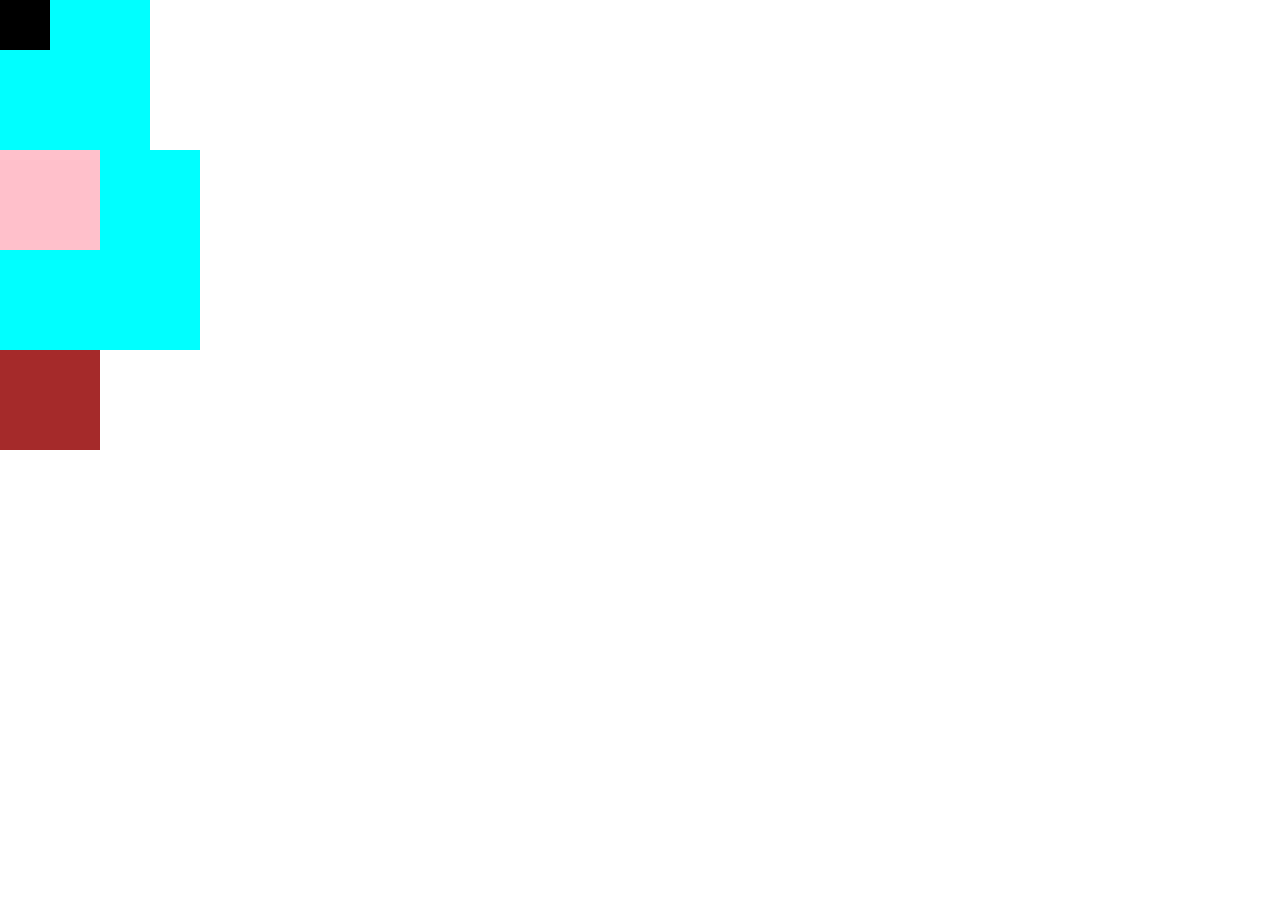
<file: SCSS/index.html>
<!DOCTYPE html>
<html lang="ru">
<head>
    <meta charset="UTF-8">
    <meta http-equiv="X-UA-Compatible" content="IE=edge">
    <meta name="viewport" content="width=device-width, initial-scale=1.0">
    <title>Document</title>
    <link rel="stylesheet" href="./css/main.css">
</head>
<body>
    <main class="main">
        <section class="something">
            <div class="container">
                <div class="example">
                    <div class="inner">
                        <div class="inner__box"></div>
                    </div>
                    <div class="enter">
                        <div class="enter__box"></div>
                    </div>
                </div>
            </div>
        </section>
        <section class="anything">
            <div class="container">
                <div class="nmadir">
                    <div class="nimadir__nima">

                    </div>
                </div>
            </div>
        </section>
    </main>
</body>
</html>
</file>
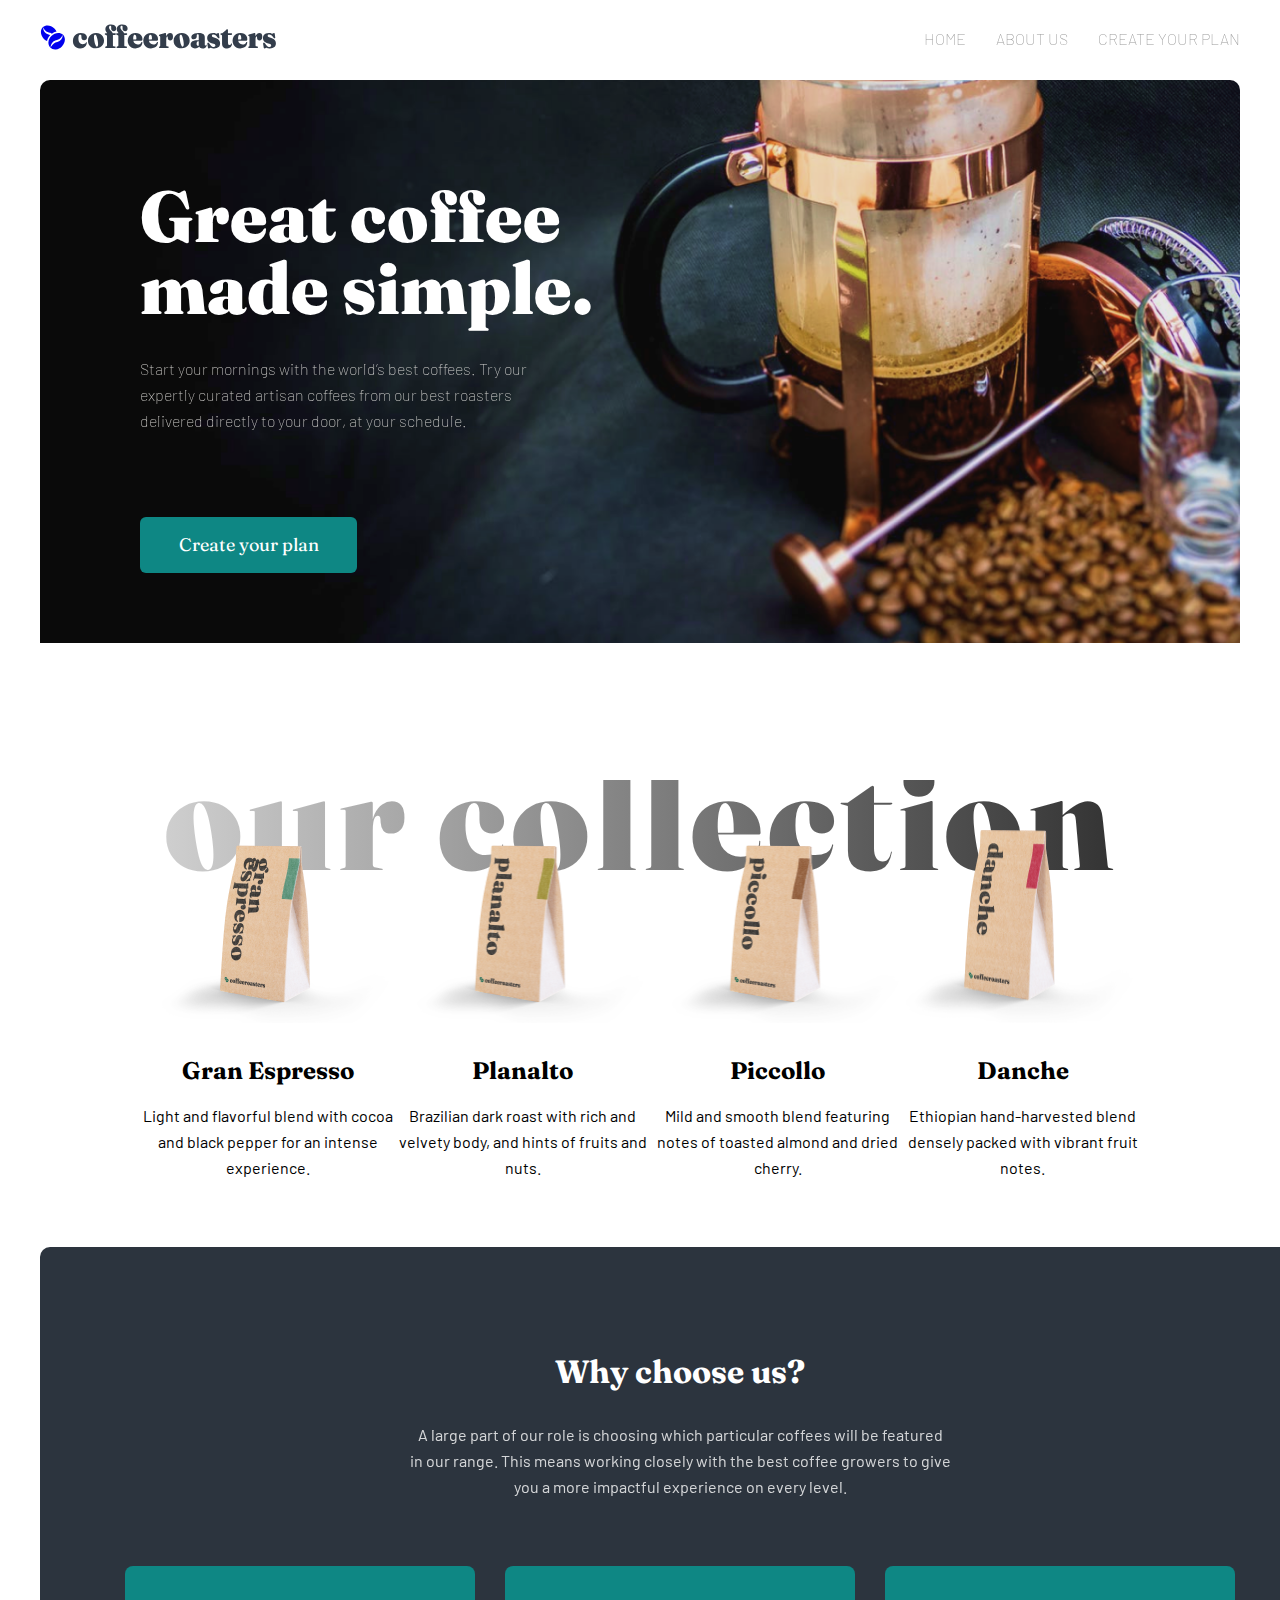
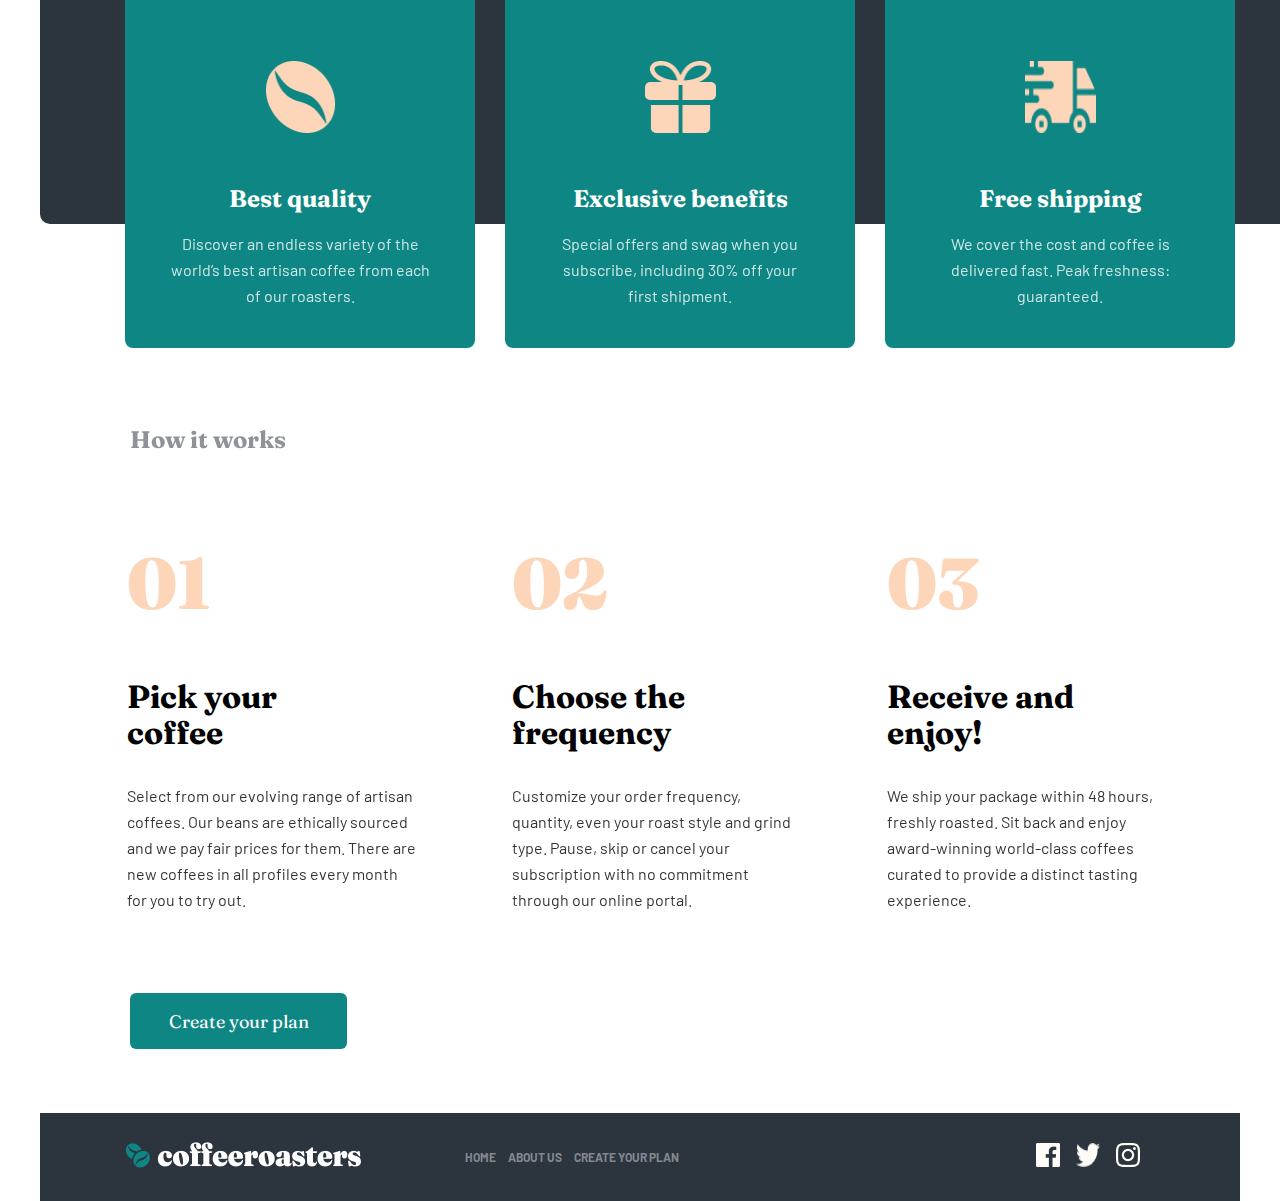
<file: coffee2/main.html>
<!DOCTYPE html>
<html lang="ru">

<head>
    <meta charset="UTF-8">
    <meta http-equiv="X-UA-Compatible" content="IE=edge">
    <meta name="viewport" content="width=device-width, initial-scale=1.0">
    <link rel="stylesheet" href="./css/main.css">
    <link href="//db.onlinewebfonts.com/c/ead4092f880f75ff0883ced1856b2c37?family=SF+Pro+Rounded" rel="stylesheet" />
    <title>Document</title>
</head>

<body>
    <header>
        <div class="container">
            <div class="coffee">
                <h1><a class="logo" href="/">
                    <svg width="236" height="26" viewBox="0 0 236 26" fill="none" xmlns="http://www.w3.org/2000/svg" >
<path fill-rule="evenodd" clip-rule="evenodd" d="M75.6512 23.3038C75.6512 23.8107 75.3959 24.0642 74.8852 24.0642H65.8883C65.671 24.0642 65.4944 24.0008 65.3586 23.8741C65.2228 23.7474 65.1549 23.5683 65.1549 23.3369C65.1549 23.1386 65.201 22.9788 65.2934 22.8576C65.3858 22.7363 65.5297 22.6372 65.7253 22.56L66.4262 22.3452C66.6 22.2901 66.7358 22.1854 66.8336 22.0311C66.9314 21.8768 66.9803 21.6565 66.9803 21.37V11.8162C66.9803 11.662 66.9423 11.5325 66.8662 11.4278C66.7902 11.3231 66.6489 11.2267 66.4425 11.1386L65.4971 10.8245C65.2472 10.7033 65.0679 10.5738 64.9593 10.4361C64.8506 10.2983 64.7963 10.1303 64.7963 9.93194C64.7963 9.73359 64.8642 9.57106 65 9.44434L65.0534 9.39979C65.1835 9.30276 65.3532 9.25425 65.5623 9.25425H66.9925L66.9813 9.15766C66.9508 8.96448 66.8744 8.77905 66.7521 8.60136C66.5891 8.36445 66.4044 8.09723 66.198 7.79971C65.9915 7.50219 65.8068 7.14682 65.6438 6.73359C65.4808 6.32037 65.3993 5.81073 65.3993 5.20467C65.3993 3.76114 65.8883 2.60687 66.8662 1.74186C67.8441 0.876843 69.235 0.444336 71.0387 0.444336C72.2013 0.444336 73.1657 0.631664 73.9317 1.00632C74.6977 1.38098 75.2709 1.8796 75.6512 2.50219C76.0315 3.12478 76.2217 3.80522 76.2217 4.54351C76.2217 5.41403 75.9962 6.06693 75.5453 6.50219C75.0943 6.93745 74.5157 7.15508 73.8095 7.15508C73.0271 7.15508 72.3969 6.90164 71.9188 6.39475C71.4407 5.88786 71.2017 5.21569 71.2017 4.37822V2.90715C71.2017 2.52147 71.1256 2.23772 70.9735 2.05591C70.8214 1.87409 70.5877 1.78318 70.2726 1.78318C69.8706 1.78318 69.5664 1.92092 69.3599 2.1964C69.1535 2.47188 69.0502 2.86858 69.0502 3.38648C69.0502 3.91541 69.1725 4.41128 69.417 4.87409C69.6614 5.3369 69.963 5.7694 70.3215 6.17161C70.6801 6.57381 71.0387 6.95949 71.3973 7.32863C71.7558 7.69778 72.0573 8.06142 72.3018 8.41954L72.3715 8.5269C72.5035 8.74144 72.5915 8.955 72.6355 9.16756L72.6504 9.25425H75.0645C75.3144 9.25425 75.5072 9.30659 75.6431 9.41128C75.7789 9.51596 75.8468 9.6785 75.8468 9.89888C75.8468 10.2295 75.7055 10.4994 75.423 10.7088C75.1405 10.9182 74.695 11.0228 74.0865 11.0228H72.9293V21.3204C72.9293 21.6289 72.9755 21.8658 73.0679 22.0311C73.1602 22.1964 73.3096 22.2956 73.5161 22.3286L74.9178 22.5435C75.1677 22.5766 75.3524 22.6565 75.4719 22.7832C75.5914 22.9099 75.6512 23.0835 75.6512 23.3038ZM43.5591 23.684C42.5812 24.1578 41.4403 24.3947 40.1364 24.3947C38.7564 24.3947 37.5205 24.1027 36.4284 23.5187C35.3364 22.9347 34.4753 22.089 33.8451 20.9815C33.2149 19.8741 32.8998 18.527 32.8998 16.9402C32.8998 15.4085 33.2285 14.0394 33.8859 12.8328C34.5432 11.6262 35.4587 10.673 36.6322 9.97326C37.8057 9.27354 39.1748 8.92367 40.7394 8.92367C42.0759 8.92367 43.2033 9.12202 44.1214 9.51872C45.0396 9.91541 45.7404 10.4526 46.2239 11.1303C46.7075 11.808 46.9492 12.5655 46.9492 13.403C46.9492 14.2846 46.6966 14.976 46.1913 15.4774C45.6861 15.9788 44.9988 16.2295 44.1296 16.2295C43.2386 16.2295 42.5622 15.9733 42.1004 15.4609C41.6386 14.9485 41.4077 14.246 41.4077 13.3534V12.2956C41.4077 11.7556 41.3099 11.3479 41.1143 11.0724C40.9187 10.797 40.6417 10.6592 40.2831 10.6592C39.9245 10.6592 39.6013 10.8052 39.3133 11.0972C39.0254 11.3892 38.8026 11.8273 38.6451 12.4113C38.4875 12.9953 38.4087 13.7171 38.4087 14.5766C38.4087 15.8107 38.5907 16.8465 38.9547 17.684C39.3187 18.5215 39.8159 19.1496 40.4461 19.5683C41.0763 19.987 41.7934 20.1964 42.5975 20.1964C43.4016 20.1964 44.0752 20.0779 44.6185 19.841C45.1618 19.6041 45.5801 19.2047 45.8735 18.6427C46.0365 18.4884 46.1642 18.3892 46.2565 18.3452C46.3489 18.3011 46.4385 18.279 46.5255 18.279C46.6341 18.2901 46.7238 18.3424 46.7944 18.4361C46.865 18.5297 46.8949 18.6757 46.884 18.8741C46.7971 19.954 46.4657 20.9071 45.8898 21.7336C45.3139 22.56 44.537 23.2102 43.5591 23.684ZM60.1267 23.3534C58.9043 24.0256 57.4836 24.3617 55.8646 24.3617C54.2891 24.3617 52.9064 24.0339 51.7166 23.3782C50.5268 22.7226 49.6005 21.8162 48.9377 20.6592C48.2749 19.5022 47.9435 18.1633 47.9435 16.6427C47.9435 15.1881 48.2912 13.8796 48.9866 12.7171C49.682 11.5545 50.6436 10.6317 51.8714 9.94847C53.0993 9.26527 54.5118 8.92367 56.1091 8.92367C57.6955 8.92367 59.0809 9.25425 60.2653 9.91541C61.4496 10.5766 62.3732 11.4912 63.036 12.6592C63.6988 13.8273 64.0303 15.1771 64.0303 16.7088C64.0303 18.1633 63.6853 19.4664 62.9953 20.6179C62.3053 21.7694 61.3491 22.6813 60.1267 23.3534ZM57.1033 22.6427C56.7665 22.7088 56.4378 22.56 56.1172 22.1964C55.7967 21.8328 55.4925 21.2212 55.2045 20.3617C54.9166 19.5022 54.6422 18.3727 54.3814 16.9733C54.1315 15.5738 53.9903 14.4223 53.9577 13.5187C53.9251 12.6151 53.9903 11.9319 54.1533 11.4691C54.3162 11.0063 54.5662 10.7363 54.903 10.6592C55.2398 10.5931 55.5685 10.7419 55.8891 11.1055C56.2096 11.4691 56.5166 12.0807 56.8099 12.9402C57.1033 13.7997 57.3804 14.9292 57.6412 16.3286C57.9019 17.7281 58.0459 18.8824 58.0731 19.7914C58.1003 20.7005 58.0296 21.3865 57.8612 21.8493C57.6928 22.3121 57.4402 22.5766 57.1033 22.6427ZM86.2616 24.0642C86.7723 24.0642 87.0277 23.8107 87.0277 23.3038C87.0277 23.0835 86.9679 22.9099 86.8484 22.7832C86.7289 22.6565 86.5442 22.5766 86.2942 22.5435L84.8926 22.3286C84.6861 22.2956 84.5367 22.1964 84.4443 22.0311C84.352 21.8658 84.3058 21.6289 84.3058 21.3204V11.0228H85.463C86.0715 11.0228 86.517 10.9182 86.7995 10.7088C87.082 10.4994 87.2233 10.2295 87.2233 9.89888C87.2233 9.6785 87.1554 9.51596 87.0195 9.41128C86.8837 9.30659 86.6908 9.25425 86.4409 9.25425H84.0269L84.012 9.16756C83.968 8.955 83.88 8.74144 83.748 8.5269L83.6783 8.41954C83.4338 8.06142 83.1323 7.69778 82.7737 7.32863C82.4152 6.95949 82.0566 6.57381 81.698 6.17161C81.3394 5.7694 81.0379 5.3369 80.7934 4.87409C80.549 4.41128 80.4267 3.91541 80.4267 3.38648C80.4267 2.86858 80.5299 2.47188 80.7364 2.1964C80.9428 1.92092 81.2471 1.78318 81.6491 1.78318C81.9642 1.78318 82.1978 1.87409 82.35 2.05591C82.5021 2.23772 82.5781 2.52147 82.5781 2.90715V4.37822C82.5781 5.21569 82.8172 5.88786 83.2953 6.39475C83.7734 6.90164 84.4036 7.15508 85.1859 7.15508C85.8922 7.15508 86.4708 6.93745 86.9217 6.50219C87.3727 6.06693 87.5981 5.41403 87.5981 4.54351C87.5981 3.80522 87.408 3.12478 87.0277 2.50219C86.6474 1.8796 86.0742 1.38098 85.3082 1.00632C84.5421 0.631664 83.5778 0.444336 82.4152 0.444336C80.6114 0.444336 79.2206 0.876843 78.2427 1.74186C77.2648 2.60687 76.7758 3.76114 76.7758 5.20467C76.7758 5.81073 76.8573 6.32037 77.0203 6.73359C77.1833 7.14682 77.368 7.50219 77.5745 7.79971C77.7809 8.09723 77.9656 8.36445 78.1286 8.60136C78.2508 8.77905 78.3272 8.96448 78.3578 9.15766L78.369 9.25425H76.9388C76.7296 9.25425 76.56 9.30276 76.4299 9.39979L76.3765 9.44434C76.2407 9.57106 76.1728 9.73359 76.1728 9.93194C76.1728 10.1303 76.2271 10.2983 76.3358 10.4361C76.4444 10.5738 76.6237 10.7033 76.8736 10.8245L77.8189 11.1386C78.0254 11.2267 78.1666 11.3231 78.2427 11.4278C78.3188 11.5325 78.3568 11.662 78.3568 11.8162V21.37C78.3568 21.6565 78.3079 21.8768 78.2101 22.0311C78.1123 22.1854 77.9765 22.2901 77.8026 22.3452L77.1018 22.56C76.9062 22.6372 76.7622 22.7363 76.6699 22.8576C76.5775 22.9788 76.5313 23.1386 76.5313 23.3369C76.5313 23.5683 76.5992 23.7474 76.7351 23.8741C76.8709 24.0008 77.0475 24.0642 77.2648 24.0642H86.2616ZM99.0235 23.5848C97.9695 24.1248 96.7526 24.3947 95.3726 24.3947C93.8514 24.3947 92.5149 24.0779 91.3631 23.4443C90.2114 22.8107 89.3122 21.9237 88.6657 20.7832C88.0192 19.6427 87.6959 18.3231 87.6959 16.8245C87.6959 15.2487 88.0083 13.8686 88.6331 12.684C89.2579 11.4994 90.1625 10.5766 91.3468 9.91541C92.5312 9.25425 93.9546 8.92367 95.6171 8.92367C97.0296 8.92367 98.2466 9.20191 99.268 9.75839C100.289 10.3149 101.074 11.0697 101.623 12.0228C102.172 12.976 102.446 14.0366 102.446 15.2047C102.446 15.7116 102.31 16.111 102.039 16.403L101.974 16.4678C101.706 16.7166 101.337 16.841 100.865 16.841H93.4145L93.4305 16.9173C93.6282 17.8247 93.9659 18.5514 94.4436 19.0972C95.2585 20.0284 96.3451 20.4939 97.7033 20.4939C98.5726 20.4939 99.3413 20.2956 100.01 19.8989C100.678 19.5022 101.126 18.9512 101.354 18.246C101.485 18.1027 101.601 18.0063 101.705 17.9567C101.808 17.9071 101.898 17.8824 101.974 17.8824C102.082 17.8824 102.175 17.9264 102.251 18.0146C102.327 18.1027 102.365 18.2515 102.365 18.4609C102.365 19.5408 102.071 20.5297 101.485 21.4278C100.898 22.3259 100.077 23.0449 99.0235 23.5848ZM93.2444 15.516C93.2289 15.2625 93.2212 14.9989 93.2212 14.7253C93.2212 13.6895 93.2972 12.8741 93.4494 12.279C93.6015 11.684 93.7971 11.2625 94.0361 11.0146C94.2752 10.7667 94.5414 10.6427 94.8347 10.6427C95.215 10.6427 95.5709 10.9678 95.9023 11.6179C96.2337 12.268 96.3994 13.3479 96.3994 14.8576C96.3994 15.3204 96.193 15.5518 95.7801 15.5518H93.2465L93.2444 15.516ZM114.605 23.5848C113.551 24.1248 112.334 24.3947 110.954 24.3947C109.433 24.3947 108.096 24.0779 106.945 23.4443C105.793 22.8107 104.894 21.9237 104.247 20.7832C103.601 19.6427 103.277 18.3231 103.277 16.8245C103.277 15.2487 103.59 13.8686 104.215 12.684C104.839 11.4994 105.744 10.5766 106.928 9.91541C108.113 9.25425 109.536 8.92367 111.199 8.92367C112.611 8.92367 113.828 9.20191 114.85 9.75839C115.871 10.3149 116.656 11.0697 117.205 12.0228C117.753 12.976 118.028 14.0366 118.028 15.2047C118.028 15.7116 117.892 16.111 117.62 16.403L117.555 16.4678C117.288 16.7166 116.918 16.841 116.447 16.841H108.996L109.012 16.9173C109.21 17.8247 109.547 18.5514 110.025 19.0972C110.84 20.0284 111.927 20.4939 113.285 20.4939C114.154 20.4939 114.923 20.2956 115.591 19.8989C116.259 19.5022 116.708 18.9512 116.936 18.246C117.066 18.1027 117.183 18.0063 117.286 17.9567C117.389 17.9071 117.479 17.8824 117.555 17.8824C117.664 17.8824 117.756 17.9264 117.832 18.0146C117.908 18.1027 117.946 18.2515 117.946 18.4609C117.946 19.5408 117.653 20.5297 117.066 21.4278C116.479 22.3259 115.659 23.0449 114.605 23.5848ZM108.826 15.516C108.81 15.2625 108.803 14.9989 108.803 14.7253C108.803 13.6895 108.879 12.8741 109.031 12.279C109.183 11.684 109.379 11.2625 109.618 11.0146C109.857 10.7667 110.123 10.6427 110.416 10.6427C110.797 10.6427 111.152 10.9678 111.484 11.6179C111.815 12.268 111.981 13.3479 111.981 14.8576C111.981 15.3204 111.775 15.5518 111.362 15.5518H108.828L108.826 15.516ZM128.5 23.8576C128.364 23.9953 128.166 24.0642 127.905 24.0642H119.755C119.516 24.0642 119.329 23.9981 119.193 23.8658C119.057 23.7336 118.989 23.5518 118.989 23.3204C118.989 23.1441 119.03 22.9981 119.112 22.8824C119.193 22.7666 119.304 22.6592 119.446 22.56L119.821 22.4113C119.962 22.3452 120.06 22.2405 120.114 22.0972C120.168 21.954 120.195 21.7171 120.195 21.3865V12.9898C120.195 12.7253 120.166 12.5352 120.106 12.4195C120.046 12.3038 119.946 12.2129 119.804 12.1468L119.381 12.0972C119.228 12.0091 119.117 11.9154 119.046 11.8162C118.976 11.7171 118.94 11.5903 118.94 11.4361C118.94 11.2598 118.995 11.1027 119.103 10.965C119.212 10.8273 119.397 10.7088 119.658 10.6096L124.286 9.27078C124.558 9.16059 124.786 9.08345 124.971 9.03938C125.156 8.9953 125.313 8.97326 125.444 8.97326C125.628 8.97326 125.767 9.03938 125.859 9.17161L125.889 9.21956C125.965 9.35778 126.018 9.57871 126.047 9.88235L126.171 12.4508L126.199 12.356C126.254 12.177 126.315 12.0054 126.381 11.841C126.777 10.8548 127.302 10.122 127.954 9.64268C128.606 9.16334 129.317 8.92367 130.089 8.92367C131.023 8.92367 131.74 9.23772 132.24 9.86582C132.74 10.4939 132.99 11.4471 132.99 12.7253C132.99 13.9925 132.729 14.9237 132.208 15.5187C131.686 16.1138 131.012 16.4113 130.187 16.4113C129.382 16.4113 128.788 16.2074 128.402 15.7997C128.016 15.392 127.812 14.8135 127.791 14.0642L127.774 13.403C127.763 13.1496 127.715 12.9512 127.628 12.808C127.541 12.6647 127.399 12.5931 127.204 12.5931C127.008 12.5931 126.837 12.695 126.691 12.8989C126.544 13.1027 126.432 13.414 126.356 13.8328C126.28 14.2515 126.242 14.7859 126.242 15.4361V21.2543C126.242 21.5628 126.291 21.808 126.389 21.9898C126.487 22.1716 126.639 22.2846 126.845 22.3286L128.068 22.5766C128.296 22.6096 128.459 22.695 128.557 22.8328C128.654 22.9705 128.703 23.133 128.703 23.3204C128.703 23.5408 128.635 23.7198 128.5 23.8576ZM141.53 24.3617C143.149 24.3617 144.57 24.0256 145.793 23.3534C147.015 22.6813 147.971 21.7694 148.661 20.6179C149.351 19.4664 149.696 18.1633 149.696 16.7088C149.696 15.1771 149.365 13.8273 148.702 12.6592C148.039 11.4912 147.115 10.5766 145.931 9.91541C144.747 9.25425 143.361 8.92367 141.775 8.92367C140.178 8.92367 138.765 9.26527 137.537 9.94847C136.309 10.6317 135.348 11.5545 134.652 12.7171C133.957 13.8796 133.609 15.1881 133.609 16.6427C133.609 18.1633 133.941 19.5022 134.604 20.6592C135.266 21.8162 136.193 22.7226 137.382 23.3782C138.572 24.0339 139.955 24.3617 141.53 24.3617ZM141.783 22.1964C142.104 22.56 142.432 22.7088 142.769 22.6427C143.106 22.5766 143.359 22.3121 143.527 21.8493C143.695 21.3865 143.766 20.7005 143.739 19.7914C143.712 18.8824 143.568 17.7281 143.307 16.3286C143.046 14.9292 142.769 13.7997 142.476 12.9402C142.182 12.0807 141.875 11.4691 141.555 11.1055C141.234 10.7419 140.906 10.5931 140.569 10.6592C140.232 10.7363 139.982 11.0063 139.819 11.4691C139.656 11.9319 139.591 12.6151 139.624 13.5187C139.656 14.4223 139.797 15.5738 140.047 16.9733C140.308 18.3727 140.582 19.5022 140.87 20.3617C141.158 21.2212 141.463 21.8328 141.783 22.1964ZM162.621 24.3947C163.534 24.3947 164.283 24.2267 164.87 23.8906C165.457 23.5545 165.894 23.1551 166.182 22.6923C166.47 22.2295 166.614 21.8052 166.614 21.4195C166.614 21.2543 166.579 21.1165 166.508 21.0063C166.438 20.8961 166.342 20.841 166.223 20.841C166.169 20.841 166.12 20.852 166.076 20.8741C166.033 20.8961 165.995 20.9292 165.962 20.9733C165.908 21.1716 165.824 21.3093 165.71 21.3865C165.595 21.4636 165.473 21.5022 165.343 21.5022C165.158 21.5022 165.02 21.4388 164.927 21.3121C164.835 21.1854 164.789 21.0173 164.789 20.808V13.5022C164.789 12.0476 164.297 10.9209 163.314 10.122C162.33 9.32312 160.79 8.92367 158.693 8.92367C157.063 8.92367 155.702 9.12753 154.61 9.53524C153.518 9.94296 152.698 10.4636 152.149 11.0972C151.6 11.7308 151.326 12.3782 151.326 13.0394C151.326 13.7446 151.53 14.2818 151.937 14.6509C152.345 15.0201 152.934 15.2047 153.706 15.2047C154.651 15.2047 155.395 14.9485 155.938 14.4361C156.482 13.9237 156.753 13.2598 156.753 12.4443V11.1881C156.753 10.8796 156.848 10.6399 157.039 10.4691C157.229 10.2983 157.465 10.2129 157.748 10.2129C158.052 10.2129 158.294 10.3259 158.473 10.5518C158.652 10.7777 158.742 11.0835 158.742 11.4691L158.741 16.2873L158.655 16.2685C158.393 16.2178 158.089 16.1889 157.744 16.1817L157.568 16.1799C155.232 16.1799 153.491 16.5766 152.345 17.37C151.198 18.1633 150.625 19.2708 150.625 20.6923C150.625 21.7722 151.019 22.6592 151.807 23.3534C152.595 24.0476 153.64 24.3947 154.944 24.3947C155.922 24.3947 156.835 24.1936 157.682 23.7914C158.318 23.4898 158.835 23.0936 159.232 22.6029L159.254 22.5743L159.278 22.6482C159.404 23.0055 159.633 23.3256 159.967 23.6085L160.07 23.6923C160.673 24.1606 161.523 24.3947 162.621 24.3947ZM157.006 21.279C157.272 21.6372 157.623 21.8162 158.057 21.8162L158.151 21.813C158.336 21.8001 158.515 21.7484 158.688 21.6581L158.741 21.628V17.3865L158.66 17.3617C158.476 17.3121 158.258 17.2873 158.008 17.2873C157.585 17.2873 157.245 17.4857 156.99 17.8824C156.734 18.279 156.607 18.8631 156.607 19.6344C156.607 20.3727 156.74 20.9209 157.006 21.279ZM174.111 24.4443C176.046 24.4443 177.529 23.9981 178.561 23.1055C179.593 22.2129 180.109 20.9953 180.109 19.4526C180.109 18.516 179.936 17.695 179.588 16.9898C179.24 16.2846 178.632 15.6592 177.762 15.1138C176.893 14.5683 175.671 14.0532 174.095 13.5683C173.508 13.381 173.055 13.1909 172.734 12.9981C172.414 12.8052 172.194 12.5986 172.074 12.3782C171.955 12.1578 171.895 11.9209 171.895 11.6675C171.895 11.2928 172.031 10.9898 172.302 10.7584C172.574 10.527 172.976 10.4113 173.508 10.4113C174.247 10.4113 174.945 10.6592 175.603 11.1551C176.26 11.6509 176.986 12.4994 177.779 13.7005C177.985 13.954 178.192 14.1386 178.398 14.2543C178.604 14.37 178.8 14.4058 178.985 14.3617C179.213 14.2956 179.354 14.1441 179.409 13.9071C179.463 13.6702 179.452 13.3314 179.376 12.8906L178.952 9.84929C178.909 9.52974 178.827 9.30384 178.708 9.17161C178.588 9.03938 178.431 8.97326 178.235 8.97326C178.061 8.97326 177.844 9.03387 177.583 9.15508C177.322 9.27629 177.064 9.40026 176.809 9.52698C176.554 9.6537 176.361 9.71706 176.23 9.71706C176.111 9.71706 175.934 9.65095 175.701 9.51872C175.467 9.38648 175.138 9.25425 174.715 9.12202C174.291 8.98979 173.742 8.92367 173.068 8.92367C171.949 8.92367 170.941 9.12753 170.045 9.53524C169.149 9.94296 168.442 10.5242 167.926 11.279C167.41 12.0339 167.152 12.9347 167.152 13.9815C167.152 14.9071 167.345 15.7171 167.731 16.4113C168.116 17.1055 168.706 17.7005 169.499 18.1964C170.292 18.6923 171.292 19.0945 172.498 19.403C173.28 19.6124 173.881 19.8245 174.299 20.0394C174.717 20.2543 175.005 20.4884 175.163 20.7419C175.32 20.9953 175.399 21.2763 175.399 21.5848C175.399 21.9925 175.263 22.3286 174.992 22.5931C174.72 22.8576 174.307 22.9898 173.753 22.9898C173.231 22.9898 172.734 22.8768 172.262 22.6509C171.789 22.4251 171.303 22.0366 170.803 21.4857C170.303 20.9347 169.743 20.1799 169.124 19.2212C168.939 18.9678 168.73 18.7914 168.497 18.6923C168.263 18.5931 168.027 18.5986 167.788 18.7088C167.559 18.797 167.413 18.9843 167.348 19.2708C167.282 19.5573 167.299 19.9099 167.396 20.3286L167.902 23.6179C167.978 23.9485 168.086 24.1689 168.228 24.279C168.369 24.3892 168.521 24.4443 168.684 24.4443C168.869 24.4443 169.094 24.3837 169.36 24.2625L170.159 23.8989C170.425 23.7777 170.64 23.7171 170.803 23.7171C170.966 23.7171 171.18 23.7777 171.447 23.8989C171.713 24.0201 172.061 24.1413 172.49 24.2625C172.919 24.3837 173.46 24.4443 174.111 24.4443ZM189.563 23.8245C188.846 24.2047 187.998 24.3947 187.02 24.3947C185.368 24.3947 184.127 23.9925 183.296 23.1881C182.465 22.3837 182.049 21.1165 182.049 19.3865V11.9154C182.049 11.684 182.027 11.5077 181.984 11.3865C181.94 11.2653 181.832 11.1661 181.658 11.089L180.892 10.841C180.707 10.7529 180.588 10.6454 180.533 10.5187C180.479 10.392 180.452 10.235 180.452 10.0476C180.452 9.81624 180.533 9.62615 180.696 9.47739C180.859 9.32863 181.06 9.25425 181.299 9.25425H182.098C182.196 9.25425 182.299 9.21569 182.408 9.13855C182.516 9.06142 182.663 8.90715 182.848 8.67574L185.863 6.14682C186.08 5.88235 186.297 5.68125 186.515 5.54351C186.732 5.40577 186.949 5.3369 187.167 5.3369C187.417 5.3369 187.612 5.41403 187.753 5.5683L187.798 5.62299C187.91 5.77753 187.965 6.00173 187.965 6.29558L187.965 9.25425H191.372C191.611 9.25425 191.796 9.30659 191.926 9.41128C192.056 9.51596 192.122 9.6785 192.122 9.89888C192.122 10.2074 191.986 10.4719 191.714 10.6923L191.653 10.7378C191.38 10.9278 190.965 11.0228 190.41 11.0228H187.965L187.965 18.56C187.965 19.3865 188.104 19.9981 188.381 20.3947C188.658 20.7914 189.063 20.9898 189.595 20.9898C189.823 20.9898 190.035 20.9402 190.231 20.841C190.426 20.7419 190.603 20.6124 190.761 20.4526C190.918 20.2928 191.068 20.1138 191.209 19.9154C191.35 19.7171 191.486 19.5187 191.616 19.3204C191.725 19.2763 191.82 19.2956 191.902 19.3782C191.983 19.4609 192.018 19.6289 192.007 19.8824C191.931 20.7749 191.684 21.56 191.266 22.2377C190.848 22.9154 190.28 23.4443 189.563 23.8245ZM200.238 24.3947C201.618 24.3947 202.835 24.1248 203.889 23.5848C204.943 23.0449 205.764 22.3259 206.35 21.4278C206.937 20.5297 207.23 19.5408 207.23 18.4609C207.23 18.2515 207.192 18.1027 207.116 18.0146C207.04 17.9264 206.948 17.8824 206.839 17.8824C206.763 17.8824 206.674 17.9071 206.57 17.9567C206.467 18.0063 206.35 18.1027 206.22 18.246C205.992 18.9512 205.543 19.5022 204.875 19.8989C204.207 20.2956 203.438 20.4939 202.569 20.4939C201.211 20.4939 200.124 20.0284 199.309 19.0972C198.832 18.5514 198.494 17.8247 198.296 16.9173L198.28 16.841H205.731C206.202 16.841 206.572 16.7166 206.84 16.4678L206.904 16.403C207.176 16.111 207.312 15.7116 207.312 15.2047C207.312 14.0366 207.038 12.976 206.489 12.0228C205.94 11.0697 205.155 10.3149 204.134 9.75839C203.112 9.20191 201.895 8.92367 200.483 8.92367C198.82 8.92367 197.397 9.25425 196.213 9.91541C195.028 10.5766 194.124 11.4994 193.499 12.684C192.874 13.8686 192.562 15.2487 192.562 16.8245C192.562 18.3231 192.885 19.6427 193.531 20.7832C194.178 21.9237 195.077 22.8107 196.229 23.4443C197.381 24.0779 198.717 24.3947 200.238 24.3947ZM198.087 14.7253C198.087 14.9989 198.095 15.2625 198.11 15.516L198.112 15.5518H200.646C201.059 15.5518 201.265 15.3204 201.265 14.8576C201.265 13.3479 201.099 12.268 200.768 11.6179C200.437 10.9678 200.081 10.6427 199.7 10.6427C199.407 10.6427 199.141 10.7667 198.902 11.0146C198.663 11.2625 198.467 11.684 198.315 12.279C198.163 12.8741 198.087 13.6895 198.087 14.7253ZM217.189 24.0642C217.45 24.0642 217.648 23.9953 217.784 23.8576C217.92 23.7198 217.988 23.5408 217.988 23.3204C217.988 23.133 217.939 22.9705 217.841 22.8328C217.743 22.695 217.58 22.6096 217.352 22.5766L216.129 22.3286C215.923 22.2846 215.771 22.1716 215.673 21.9898C215.575 21.808 215.526 21.5628 215.526 21.2543V15.4361C215.526 14.7859 215.564 14.2515 215.641 13.8328C215.717 13.414 215.828 13.1027 215.975 12.8989C216.121 12.695 216.292 12.5931 216.488 12.5931C216.684 12.5931 216.825 12.6647 216.912 12.808C216.999 12.9512 217.048 13.1496 217.059 13.403L217.075 14.0642C217.097 14.8135 217.3 15.392 217.686 15.7997C218.072 16.2074 218.667 16.4113 219.471 16.4113C220.297 16.4113 220.97 16.1138 221.492 15.5187C222.013 14.9237 222.274 13.9925 222.274 12.7253C222.274 11.4471 222.024 10.4939 221.524 9.86582C221.025 9.23772 220.307 8.92367 219.373 8.92367C218.601 8.92367 217.89 9.16334 217.238 9.64268C216.586 10.122 216.062 10.8548 215.665 11.841C215.599 12.0054 215.538 12.177 215.483 12.356L215.455 12.4512L215.331 9.88235C215.302 9.57871 215.249 9.35778 215.173 9.21956L215.143 9.17161C215.051 9.03938 214.913 8.97326 214.728 8.97326C214.597 8.97326 214.44 8.9953 214.255 9.03938C214.07 9.08345 213.842 9.16059 213.571 9.27078L208.942 10.6096C208.681 10.7088 208.496 10.8273 208.388 10.965C208.279 11.1027 208.225 11.2598 208.225 11.4361C208.225 11.5903 208.26 11.7171 208.331 11.8162C208.401 11.9154 208.513 12.0091 208.665 12.0972L209.088 12.1468C209.23 12.2129 209.33 12.3038 209.39 12.4195C209.45 12.5352 209.48 12.7253 209.48 12.9898V21.3865C209.48 21.7171 209.452 21.954 209.398 22.0972C209.344 22.2405 209.246 22.3452 209.105 22.4113L208.73 22.56C208.589 22.6592 208.477 22.7666 208.396 22.8824C208.314 22.9981 208.274 23.1441 208.274 23.3204C208.274 23.5518 208.341 23.7336 208.477 23.8658C208.613 23.9981 208.801 24.0642 209.04 24.0642H217.189ZM234.351 23.1055C233.319 23.9981 231.836 24.4443 229.902 24.4443C229.25 24.4443 228.709 24.3837 228.28 24.2625C227.851 24.1413 227.503 24.0201 227.237 23.8989C226.971 23.7777 226.756 23.7171 226.593 23.7171C226.43 23.7171 226.216 23.7777 225.949 23.8989L225.151 24.2625C224.885 24.3837 224.659 24.4443 224.474 24.4443C224.311 24.4443 224.159 24.3892 224.018 24.279C223.877 24.1689 223.768 23.9485 223.692 23.6179L223.187 20.3286C223.089 19.9099 223.073 19.5573 223.138 19.2708C223.203 18.9843 223.35 18.797 223.578 18.7088C223.817 18.5986 224.053 18.5931 224.287 18.6923C224.521 18.7914 224.73 18.9678 224.914 19.2212C225.534 20.1799 226.093 20.9347 226.593 21.4857C227.093 22.0366 227.579 22.4251 228.052 22.6509C228.525 22.8768 229.022 22.9898 229.543 22.9898C230.097 22.9898 230.51 22.8576 230.782 22.5931C231.054 22.3286 231.189 21.9925 231.189 21.5848C231.189 21.2763 231.111 20.9953 230.953 20.7419C230.796 20.4884 230.508 20.2543 230.089 20.0394C229.671 19.8245 229.071 19.6124 228.288 19.403C227.082 19.0945 226.083 18.6923 225.289 18.1964C224.496 17.7005 223.907 17.1055 223.521 16.4113C223.135 15.7171 222.942 14.9071 222.942 13.9815C222.942 12.9347 223.2 12.0339 223.717 11.279C224.233 10.5242 224.939 9.94296 225.835 9.53524C226.732 9.12753 227.74 8.92367 228.859 8.92367C229.532 8.92367 230.081 8.98979 230.505 9.12202C230.929 9.25425 231.257 9.38648 231.491 9.51872C231.725 9.65095 231.901 9.71706 232.021 9.71706C232.151 9.71706 232.344 9.6537 232.599 9.52698C232.855 9.40026 233.113 9.27629 233.373 9.15508C233.634 9.03387 233.852 8.97326 234.025 8.97326C234.221 8.97326 234.379 9.03938 234.498 9.17161C234.618 9.30384 234.699 9.52974 234.743 9.84929L235.166 12.8906C235.242 13.3314 235.253 13.6702 235.199 13.9071C235.145 14.1441 235.003 14.2956 234.775 14.3617C234.59 14.4058 234.395 14.37 234.188 14.2543C233.982 14.1386 233.776 13.954 233.569 13.7005C232.776 12.4994 232.051 11.6509 231.393 11.1551C230.736 10.6592 230.038 10.4113 229.299 10.4113C228.766 10.4113 228.364 10.527 228.093 10.7584C227.821 10.9898 227.685 11.2928 227.685 11.6675C227.685 11.9209 227.745 12.1578 227.865 12.3782C227.984 12.5986 228.204 12.8052 228.525 12.9981C228.845 13.1909 229.299 13.381 229.886 13.5683C231.461 14.0532 232.684 14.5683 233.553 15.1138C234.422 15.6592 235.031 16.2846 235.378 16.9898C235.726 17.695 235.9 18.516 235.9 19.4526C235.9 20.9953 235.384 22.2129 234.351 23.1055Z" fill="#333D4B"/>
                        <path fill-rule="evenodd" clip-rule="evenodd" d="M14.3891 4.44702C10.8747 0.935462 5.66533 0.429955 2.77639 3.322C-0.114044 6.21254 0.391443 11.4221 3.89987 14.9352C4.83584 15.8712 5.91432 16.5867 7.05279 17.0997C7.42629 14.9292 8.49726 12.8426 10.1232 11.1296C9.58474 10.9376 9.03275 10.7756 8.45676 10.6181C5.04584 9.6821 3.35088 6.83655 2.95489 3.5005C3.28241 3.89436 3.5806 4.30747 3.87792 4.71937C4.45478 5.51854 5.02833 6.31312 5.80632 6.95355C7.01656 7.95009 8.345 8.33478 9.79833 8.75563C9.85444 8.77188 9.91074 8.78819 9.96723 8.80458C10.6557 9.00409 11.2542 9.29959 11.8032 9.6446C13.2462 8.59008 14.8736 7.88807 16.5536 7.59856C16.0421 6.46005 15.3251 5.38303 14.3891 4.44702ZM8.44626 17.9337C8.66976 15.7602 9.72274 13.6347 11.4102 11.9471C14.9246 8.43558 20.134 7.92857 23.0229 10.8221C25.9134 13.7127 25.4094 18.9222 21.8965 22.4353C20.209 24.1228 18.0835 25.1758 15.9101 25.4008C15.6206 25.4293 15.3341 25.4443 15.0536 25.4443C13.1847 25.4443 11.5152 24.7888 10.2852 23.5588C8.86925 22.1443 8.21527 20.1463 8.44626 17.9337ZM13.5866 19.7172C14.7386 18.8382 15.9851 18.4902 17.3411 18.1197C20.752 17.1837 22.4454 14.3382 22.8429 11.0021C22.5182 11.3938 22.2222 11.8041 21.927 12.2132C21.3484 13.0152 20.7732 13.8125 19.9915 14.4552C18.7775 15.4533 17.446 15.8387 15.9862 16.2611L15.8306 16.3062C12.4932 17.2752 10.8432 20.0968 10.4622 23.3803C10.791 22.9853 11.0922 22.5752 11.3918 22.1673C12.0421 21.2817 12.685 20.4063 13.5866 19.7172Z" fill="currentColor"/>
                        </svg>
                        </a></h1>
                 <input type="checkbox" id="inbox" class="hidden">
                 <label for="inbox" class="coffee_label"></label> 
                <nav class="coffee_navbar">
                    <ul class="menu">
                        <li class="menu__item"><a href="#" class="menu__link">HOME</a></li>
                        <li class="menu__item"><a href="#" class="menu__link">ABOUT US</a></li>
                        <li class="menu__item"><a href="#" class="menu__link">CREATE YOUR PLAN</a></li>
                    </ul>
                </nav>
            </div>
        </div>
    </header>
    <main class="main">
        <section class="first_section">
            <div class="container">
                <div     class="coffee_made">
                    <div class="coffee_made__text">
                        <h2 class="big-font">Great coffee <br>
                            made simple.</h2>
                        <p>Start your mornings with the world’s best coffees. Try our <br> expertly curated artisan
                            coffees from our best roasters <br> delivered directly to your door, at your schedule.</p>
                     <button type="button" class="btn">Create your plan</button>
                    </div>
                    <div class="coffee_made__bg"></div>
                </div>
            </div>
        </section>
        <section class="second_section">
            <div class="container">
                <div class="coffee_collection">
                    <d class="big-font">our collection</d>
                    <div class="coffee_collection_kopis">
                        <div class="coffee_collection_kopis_sort">
                            <img src="./images/kopi1.png" alt="" width="255px" height="193px">
                            <h4>Gran Espresso</h4>
                            <p>Light and flavorful blend with cocoa <br> and black pepper for an intense <br>
                                experience.</p>
                        </div>
                        <div class="coffee_collection_kopis_sort">
                            <img src="./images/kopi2.png" alt="" width="255px" height="193px">
                            <h4>Planalto</h4>
                            <p>Brazilian dark roast with rich and <br> velvety body, and hints of fruits and <br> nuts.
                            </p>
                        </div>
                        <div class="coffee_collection_kopis_sort">
                            <img src="./images/kopi3.png" alt="" width="255px" height="193px">
                            <h4>Piccollo</h4>
                            <p>Mild and smooth blend featuring <br> notes of toasted almond and dried <br> cherry.</p>
                        </div>
                        <div class="coffee_collection_kopis_sort">
                            <img src="./images/kopi4.png" alt="" width="234.82px" height="193px">
                            <h4> Danche</h4>
                            <p>Ethiopian hand-harvested blend <br> densely packed with vibrant fruit <br> notes.</p>
                        </div>
                    </div>
                </div>
            </div>
        </section>
        <section class="third-section">
            <div class="container">
                <div class="why">
                    <div class="why_text">
                        <h3>Why choose us?</h3>
                        <p>A large part of our role is choosing which particular coffees will be featured <br>
                            in our range. This means working closely with the best coffee growers to give <br>
                            you a more impactful experience on every level.</p>
                    </div>
                    <div class="why_cards">
                        <div class="why_cards_card"><img src="./images/coffee-bean.png" alt="" width="71px"
                                height="72px">
                            <h4>Best quality</h4>
                            <p>Discover an endless variety of the <br> world’s best artisan coffee from each <br> of our
                                roasters.</p>
                        </div>
                        <div class="why_cards_card"><img src="./images/Combined Shape.png" alt="" width="71px"
                                height="72px">
                            <h4>Exclusive benefits</h4>
                            <p>Special offers and swag when you <br> subscribe, including 30% off your <br> first
                                shipment.</p>
                        </div>
                        <div class="why_cards_card"><img src="./images/Combined Shape (1).png" alt="" width="71px"
                                height="72px">
                            <h4>Free shipping</h4>
                            <p>We cover the cost and coffee is <br> delivered fast. Peak freshness:<br> guaranteed.</p>
                        </div>
                    </div>
                </div>
            </div>
        </section>
        <section class="fourth-section">
            <div class="container">
                <div class="how">
                    <h4>How it works</h4>
                    <div class="how_cards">
                        <div class="how_cards_card">
                            <h2>01</h2>
                            <h3>Pick your <br> coffee</h3>
                            <p>Select from our evolving range of artisan <br> coffees. Our beans are ethically sourced
                                <br> and we pay fair prices for them. There are <br> new coffees in all profiles every
                                month <br> for you to try out.
                            </p>
                        </div>
                        <div class="how_cards_card">
                            <h2>02</h2>
                            <h3>Choose the <br> frequency</h3>
                            <p>Customize your order frequency, <br> quantity, even your roast style and grind <br> type.
                                Pause, skip or cancel your <br> subscription with no commitment <br> through our online
                                portal.</p>
                        </div>
                        <div class="how_cards_card">
                            <h2>03</h2>
                            <h3>Receive and <br> enjoy!</h3>
                            <p>We ship your package within 48 hours, <br> freshly roasted. Sit back and enjoy <br>
                                award-winning world-class coffees <br> curated to provide a distinct tasting <br>
                                experience.</p>
                        </div>
                    </div>
                    <button type="button" class="btn">Create your plan</button>
                </div>
            </div>
        </section>
        <footer>
            <div class="container">
                <div class="footer-content">
                    <a href="file:///E:/restart/coffee2/main.html">
                        <img src="./images/Group 5.png" alt="logotype" id="logo" width="236px" height="26px" alt=""></a>
                    <ul class="footer_uls">
                        <li class="footer_uls_link"><a href="#" class="footer_uls_link_a">HOME</a></li>
                        <li class="footer_uls_link"><a href="#" class="footer_uls_link_a">ABOUT US</a></li>
                        <li class="footer_uls_link"><a href="#" class="footer_uls_link_a">CREATE YOUR PLAN</a></li>
                    </ul>
                    <ul class="socialmedia">
                        <li><a href="https://m.facebook.com/login/?locale2=ru_RU"><img src="./images/face.png"
                                    height="24px" width="24px" alt=""></a></li>
                        <li><a
                                href="https://twitter.com/i/flow/login?input_flow_data=%7B%22requested_variant%22%3A%22eyJsYW5nIjoicnUifQ%3D%3D%22%7D"><img
                                    src="./images/twit.png" height="24px" width="24px" alt=""></a></li>
                        <li><a href="https://www.instagram.com/accounts/login/"><img src="./images/insta.png"
                                    height="24px" width="24px" alt=""></a></li>
                    </ul>
                </div>
            </div>
        </footer>








        <!-- <section class="card">
                <div class="container">
                    <form action="coffee-example" class="coffee">
                        <input type="radio" id="coffee1" name="coffee-name" class="visually-hidden" >
                        <label for="coffee1" class="coffee__label" >
                            <span class="h2"><b>Capsule</b></span>
                            <p>Compatible with <br> Nespresso  systems and <br> similar brewers
                            </p>
                        </label>
                    
                        <input type="radio" id="coffee2" name="coffee-name" class="visually-hidden">
                        <label for="coffee2" class="coffee__label"><span class="h2"><b>Filter</b></span>
                            <p>For pour over or drip methods like Aeropress,<br> Chemex, and V60
                            </p></label>
                    
                        <input type="radio" id="coffee3" name="coffee-name" class="visually-hidden">
                        <label for="coffee3" class="coffee__label"><span class="h2"><b>Espresso</b></span>
                            <p>Dense and finely ground beans for an intense, flavorful experience</p></label>
                    </form>
                    </div>
            </section> -->
    </main>
</body>

</html>
</file>
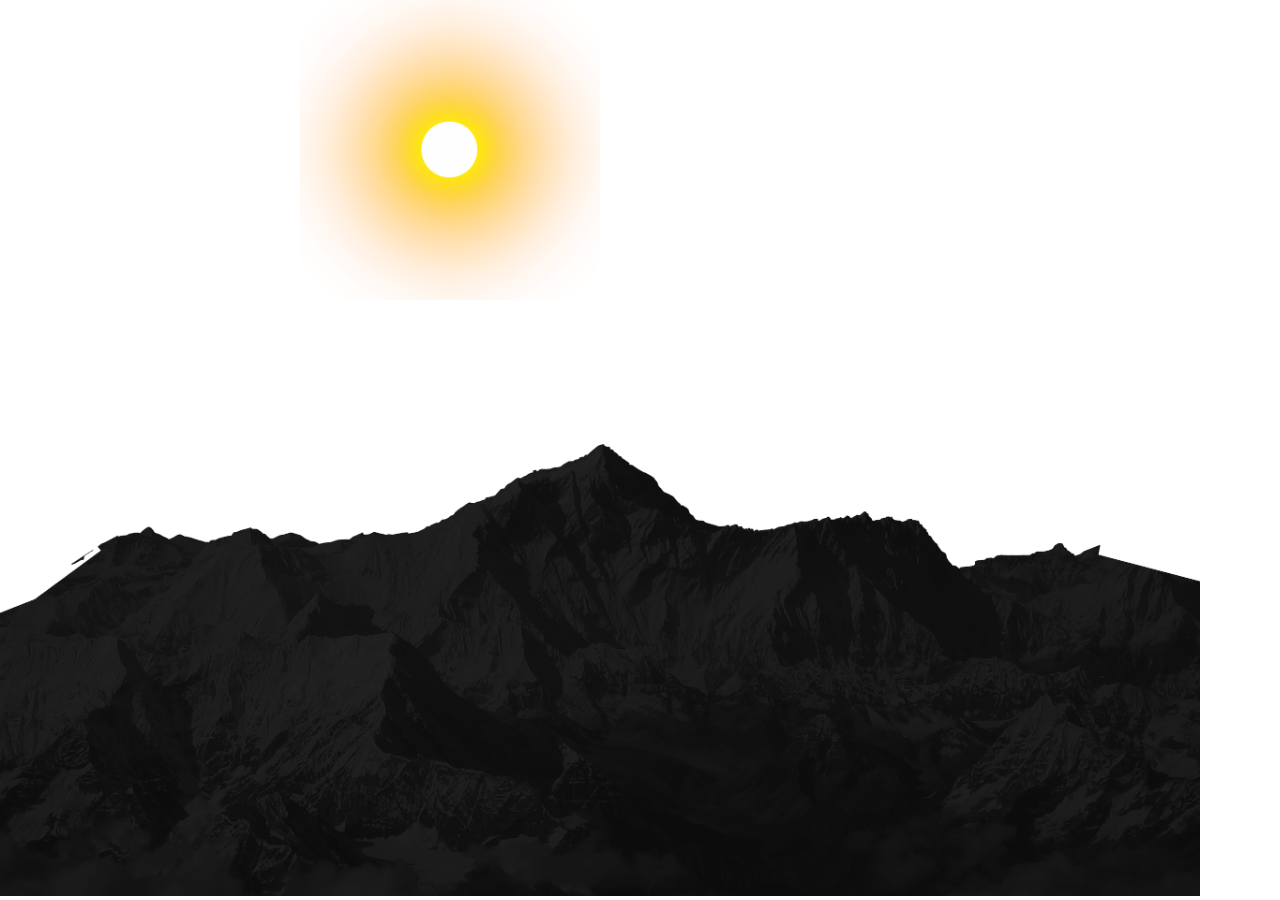
<file: input/ball/main.html>
<!DOCTYPE html>
<html lang="en">
<head>
    <meta charset="UTF-8">
    <meta http-equiv="X-UA-Compatible" content="IE=edge">
    <meta name="viewport" content="width=device-width, initial-scale=1.0">
    <link rel="stylesheet" href="./css/main.css">
    <title>Document</title>
</head>
<body>
    <section>
    <div class="container">
        <div class="smth">
            <div class="sun"></div>
            <div class="mountain">
            <img src="./images/pngkey.com-mountains-png-3901456.png" width="1200px" height="auto" alt="">
            </div>
        </div>
    </div>
</section>
</body>
</html>
</file>
<file: css/index.css>
.visually-hidden {
  position: absolute;
  width: 1px;
  height: 1px;
  margin: -1px;
  border: 0;
  padding: 0;
  white-space: nowrap;
  clip-path: inset(100%);
  clip: rect(0 0 0 0);
  overflow: hidden;
}

.fruit{
    display: block;
    margin: 15px;
    /* place-content: center; */
}
.fruit2{
	display: inline-block;
	margin: 15px;
  padding: 10px 15px;
  border: 1px solid black;
  transition: 0.3s
}

.fruit3{
  display: block;
  margin: 15px;
}
.fruit4{
	display: inline-block;
	margin: 15px;
  padding: 10px 15px;
}
.fruit2:hover{
  cursor: pointer;
  background-color: #aaa;

}
.fruit4:hover{
  cursor: pointer;
  border-bottom: 1px dashed black;
transition: 0.6s ease;

}
input[type="radio"]:checked + .fruit2  {
  background-color: black;
  color: white;
}
input[type="radio"]:checked + .fruit4  {
 border-bottom: 1px solid black; 
}
.fruit::before{
	content: "";
 display: inline-flex;
 justify-content: center;
 width: 15px;
 height: 15px;
 align-items: center;
 vertical-align: center;
 border: 1px solid black;
 margin: 5px;
}
.fruit3::before{
	content: "";
 display: inline-flex;
 justify-content: center;
 width: 20px;
 height: 20px;
 align-items: center;
 vertical-align: center;
 border: 1px solid black;
 margin: 5px;
 border-radius: 35px;
}
input[type="checkbox"]:checked + .fruit::before  {
  content:"✅";
}

input[type="radio"]:checked + .fruit3::before  {
  content:"⚫️";
  padding: 10px;
   width: 10px;
 height: 10px;
}
</file>
<file: exam/css/main.css>
* {
  box-sizing: border-box;
  line-height: 1.15;
  -webkit-text-size-adjust: 100%;
}

body {
  margin: 0;
  @import url("https://fonts.cdnfonts.com/css/sf-pro-display");
  @import url("https://db.onlinewebfonts.com/c/ead4092f880f75ff0883ced1856b2c37?family=SF+Pro+Rounded");
  @import url("https://fonts.googleapis.com/css2?family=Barlow:wght@400;700&family=Fraunces:opsz,wght@9..144,900&family=Quicksand:wght@700&family=Roboto:wght@400;500;700&family=Work+Sans:ital,wght@1,200&display=swap");
}

.container {
  margin: 0 auto;
  max-width: 1400px;
}

.commerce_header_inner {
  position: fixed;
  top: 0;
  left: 0;
  right: 0;
  z-index: 1;
  display: flex;
  flex-direction: row;
  align-items: center;
  justify-content: space-between;
  background: rgba(255, 255, 255, 0.7);
  -webkit-backdrop-filter: blur(12.5px);
          backdrop-filter: blur(12.5px);
}
@media (max-width: 834px) {
  .commerce_header_inner {
    justify-content: space-around;
  }
}
@media (max-width: 375px) {
  .commerce_header_inner {
    justify-content: space-around;
  }
}
.commerce_header_inner .logo {
  position: relative;
  text-decoration: none;
  color: black;
  display: flex;
  flex-direction: row;
  gap: 12px;
  left: 104px;
  align-items: center;
}
.commerce_header_inner .logo .logo_text {
  font-family: "SF Pro Display", semibold;
  font-size: 12px;
  font-weight: 600;
  color: #1F2937;
}
.commerce_header_inner .hidden {
  display: none;
}
.commerce_header_inner_label {
  position: absolute;
  top: 25px;
}
@media (max-width: 375px) {
  .commerce_header_inner_label::before, .commerce_header_inner_label::after {
    display: flex;
    content: "";
    width: 15px;
    height: 3px;
    background-color: rgb(8, 8, 8);
    margin-bottom: 5px;
    cursor: pointer;
    position: relative;
    left: 100px;
    top: 0px;
  }
}
@media (max-width: 375px) and (max-width: 834px) {
  input:checked + .commerce_header_inner_label + .header_nav {
    transform: translateX(0);
  }
}
@media (max-width: 375px) and (max-width: 375px) {
  input:checked + .commerce_header_inner_label + .header_nav {
    transform: translateX(0);
  }
}
.commerce_header_inner .header_menu {
  display: flex;
  flex-direction: row;
  gap: 10px;
  list-style: none;
}
@media (max-width: 375px) {
  .commerce_header_inner .header_menu {
    display: flex;
    flex-direction: column;
    padding-top: 40px;
    padding-right: 50px;
    position: absolute;
    left: 0;
    top: 0;
    line-height: 0;
    height: 100vh;
  }
}
.commerce_header_inner .header_menu_item {
  list-style: none;
}
.commerce_header_inner .header_menu_item .header_menu_link {
  text-decoration: none;
  color: black;
  font-size: 12px;
  font-family: "SF Pro Display", semibold;
}
.commerce_header_inner .header_menu-2 {
  display: flex;
  flex-direction: row;
  padding-right: 10px;
  gap: 11.95px;
}
@media (max-width: 375px) {
  .commerce_header_inner .header_menu-2 {
    display: none;
  }
}

@font-face {
  font-family: "SF Pro Rounded";
  src: url("//db.onlinewebfonts.com/t/ead4092f880f75ff0883ced1856b2c37.eot");
  src: url("//db.onlinewebfonts.com/t/ead4092f880f75ff0883ced1856b2c37.eot?#iefix") format("embedded-opentype"), url("//db.onlinewebfonts.com/t/ead4092f880f75ff0883ced1856b2c37.woff2") format("woff2"), url("//db.onlinewebfonts.com/t/ead4092f880f75ff0883ced1856b2c37.woff") format("woff"), url("//db.onlinewebfonts.com/t/ead4092f880f75ff0883ced1856b2c37.ttf") format("truetype"), url("//db.onlinewebfonts.com/t/ead4092f880f75ff0883ced1856b2c37.svg#SF Pro Rounded") format("svg");
}
.hero_content {
  display: flex;
  flex-direction: row;
  padding-top: 70px;
}
@media (max-width: 375px) {
  .hero_content {
    display: block;
  }
}
.hero_content .herotext_block {
  padding: 200px 100px 100px 80px;
}
@media (max-width: 834px) {
  .hero_content .herotext_block {
    padding: 0 0 100px 0px;
  }
}
.hero_content .herotext_block_h2 {
  color: #5FD788;
  font-size: 96px;
  margin-bottom: 30px;
  font-family: "SF Pro Rounded";
  line-height: 89.84%;
  font-weight: 500;
}
@media (max-width: 375px) {
  .hero_content .herotext_block_h2 {
    font-size: 40px;
  }
}
.hero_content .herotext_block_p {
  color: #9CA3AF;
  font-family: "SF Pro Display";
  font-size: 14px;
  line-height: 19.6px;
}
.hero_content .heroimg_block {
  padding-top: 100px;
  background-repeat: no-repeat;
  background-size: cover;
  background-size: contain;
  background-image: url(../images/Ellipse1.png);
  width: 1320px;
  height: 1031.25px;
  right: 0px;
  position: relative;
}
@media (max-width: 375px) {
  .hero_content .heroimg_block {
    display: flex;
    flex-direction: column;
    justify-content: center;
    width: 223px;
    height: 126px;
    background-image: url(../images/Ellipse-phone.png);
    background-size: contain;
  }
}
@media (max-width: 834px) {
  .hero_content .heroimg_block {
    padding: 0;
    width: 674px;
    height: 465px;
    border-radius: 0;
    padding: 0px;
    background-size: contain;
  }
}
.hero_content .heroimg_block_img {
  position: absolute;
  left: 0px;
}
@media (max-width: 834px) {
  .hero_content .heroimg_block_img {
    width: 290px;
    height: 196px;
    top: 80px;
  }
}
@media (max-width: 375px) {
  .hero_content .heroimg_block_img {
    width: 123px;
    height: 83px;
    top: 80px;
  }
}

.categories_content {
  margin-top: 150px;
}
.categories_content .menu {
  display: flex;
  flex-direction: row;
  justify-content: center;
  list-style: none;
}
.categories_content .menu_link {
  display: flex;
  flex-direction: column;
  width: 273.9px;
  height: 274px;
  background-color: #F9FAFB;
  box-shadow: 2px 2px 5px rgba(0, 0, 0, 0.15);
  border-radius: 0px 20px;
  display: flex;
  flex-direction: column;
  place-content: center;
  align-items: center;
  gap: 17px;
  color: #5FD788;
  text-decoration: none;
}
.categories_content .menu_link:hover {
  background-color: #5FD788;
  color: #FFFFFF;
}

.imgtext_content {
  display: flex;
  flex-direction: row;
  padding-top: 100px;
}
.imgtext_content_imgblock {
  background-image: url(../images/ellipse2.png);
  width: 405px;
  height: 769.54px;
  background-repeat: no-repeat;
  background-size: cover;
  background-size: contain;
}
.imgtext_content_imgblock_img {
  padding: 100px 0 0 60px;
}
.imgtext_content_textblock {
  display: flex;
  flex-direction: column;
  justify-content: end;
  align-items: flex-end;
  text-align: right;
  position: absolute;
  right: 91px;
  gap: 28px;
}
.imgtext_content_textblock_h2 {
  color: #5FD788;
  font-size: 50px;
  margin-bottom: 0;
  font-family: "SF Pro Rounded";
  line-height: 89.84%;
  font-weight: 500;
}
.imgtext_content_textblock_p {
  color: #9CA3AF;
  font-family: "SF Pro Display";
  font-size: 14px;
  line-height: 19.6px;
  margin-bottom: 0;
}
.imgtext_content_textblock_link {
  width: 274px;
  height: 40px;
  background-color: #5FD788;
  border-radius: 8px;
  padding: 12px 30px 12px 30px;
  color: white;
  text-decoration: none;
  font-family: "Fraunces";
  font-size: 18px;
  border-style: none;
  display: flex;
  align-items: center;
  justify-content: center;
  text-decoration: none;
}
.imgtext_content_textblock_link:hover {
  background-color: #FFFFFF;
  color: black;
  border: 1px solid rgb(219, 219, 219);
}

.featured_content {
  display: flex;
  flex-direction: row;
  justify-content: space-between;
}
.featured_content_imgblock {
  display: flex;
  flex-direction: column;
  background-image: url(../images/bgflower.png);
  background-repeat: no-repeat;
  background-size: cover;
  width: 439px;
  height: 639px;
  justify-content: center;
  align-items: flex-start;
  position: relative;
  left: -7.57%;
  gap: 18px;
  padding-left: 200px;
  padding-bottom: 130px;
}
.featured_content_imgblock_h2 {
  color: #5FD788;
  font-size: 50px;
  margin-bottom: 0;
  font-family: "SF Pro Rounded";
  line-height: 89.84%;
  font-weight: 600;
}
.featured_content_imgblock_link {
  width: 274px;
  height: 40px;
  background-color: #5FD788;
  border-radius: 8px;
  padding: 12px 30px 12px 30px;
  color: white;
  text-decoration: none;
  font-family: "Fraunces";
  font-size: 18px;
  border-style: none;
  display: flex;
  flex-direction: row;
  justify-content: center;
  align-items: center;
  font-family: "Quicksand", sans-serif;
  font-size: 16px;
  font-weight: 700;
}
.featured_content_imgblock_link:hover {
  background-color: #FFFFFF;
  color: black;
  border: 1px solid rgb(219, 219, 219);
}
.featured_content_cardblock {
  position: relative;
  right: 0;
  bottom: 0;
  display: flex;
  flex-direction: row;
  gap: 5px;
  display: block;
}
.featured_content_cardblock .cards {
  display: flex;
}
.featured_content_cardblock .cards .card {
  position: relative;
}
.featured_content_cardblock .cards .card_content {
  position: absolute;
  width: 375px;
  height: 91px;
  bottom: 0;
  left: 0;
  bottom: 10px;
  background: rgba(255, 255, 255, 0.3);
  -webkit-backdrop-filter: blur(7.5px);
          backdrop-filter: blur(7.5px);
  border-radius: 0px 20px;
  padding: 15px 0 0 15px;
}
.featured_content_cardblock .cards .card_content_div1 {
  display: flex;
  flex-direction: row;
  gap: 5px;
}
.featured_content_cardblock .cards .card_content_div1 h4 {
  font-family: "SF Pro Display";
  font-size: 20px;
  margin: 0;
}
.featured_content_cardblock .cards .card_content_div1 .price {
  width: 32px;
  height: 15px;
  padding: 2px 6px 2px 6px;
  font-family: "SF Pro Display";
  background-color: #5FD788;
  color: #FFFFFF;
  border-radius: 8px;
  font-size: 10px;
  margin-top: 2px;
  display: flex;
  flex-direction: row;
  justify-content: center;
  align-items: center;
  align-items: center;
}
.featured_content_cardblock .cards .card_content_div2 {
  display: flex;
  flex-direction: row;
  gap: 40px;
  align-items: flex-start;
  margin-top: 0px;
}
.featured_content_cardblock .cards .card_content_div2 .p {
  color: #6B7280;
  font-family: "SF Pro Display";
  font-size: 14px;
  line-height: 19.6px;
  margin: 0;
}
.featured_content_cardblock .cards .card_content_div2 .btn {
  background-color: transparent;
  border: none;
  position: relative;
  bottom: 22.5px;
  left: 0px;
  cursor: pointer;
}
.featured_content_cardblock .cards .card_content_2 {
  position: absolute;
  width: 375px;
  bottom: 0;
  left: 0;
  bottom: 10px;
  background: rgba(255, 255, 255, 0.75);
  -webkit-backdrop-filter: blur(12.5px);
          backdrop-filter: blur(12.5px);
  border-radius: 0px 20px;
  padding: 13px 0 0 15px;
}
.featured_content_cardblock .card_menu {
  display: flex;
  flex-direction: row;
  justify-content: center;
  margin: 50px 50px 0 0;
  gap: 1px;
}
.featured_content_cardblock .card_menu_item {
  list-style: none;
}
.featured_content_cardblock .card_menu_item_btn {
  border: none;
  width: 8px;
  height: 8px;
  border-radius: 50%;
  cursor: pointer;
  background-color: transparent;
  color: #5FD788;
}
.featured_content_cardblock .card_menu_item_btn :hover {
  color: #9CA3AF;
}

.soaps_content {
  display: flex;
  flex-direction: row;
  background-color: #5FD788;
  background-repeat: no-repeat;
  background-size: cover;
  background-image: url(../images/nuqta.png);
}
.soaps_content_text {
  padding: 70px;
}
.soaps_content_text .h2 {
  color: #FFFFFF;
  padding-bottom: 30px;
  font-size: 50px;
  margin-bottom: 0;
  font-family: "SF Pro Rounded";
  line-height: 59.7px;
  font-weight: 500;
}
.soaps_content_text_link {
  width: 274px;
  height: 40px;
  background-color: #FFFFFF;
  border-radius: 8px;
  color: black;
  font-family: "Fraunces";
  font-size: 18px;
  border-style: none;
  text-decoration: none;
  display: flex;
  flex-direction: row;
  justify-content: center;
  align-items: center;
  font-family: "Quicksand", sans-serif;
  font-size: 16px;
  font-weight: 700;
}
.soaps_content_text_link:hover {
  background-color: #5FD788;
  color: white;
  border: 1px solid rgb(219, 219, 219);
}
.soaps_content_img {
  display: flex;
  flex-direction: row;
  align-items: center;
  position: relative;
}

.trends_content {
  display: flex;
  flex-direction: row;
  justify-content: space-between;
  margin-top: 100px;
}
.trends_content_imgblock {
  display: flex;
  flex-direction: column;
  background-image: url(../images/bgflower2.png);
  background-repeat: no-repeat;
  background-size: cover;
  background-size: contain;
  width: 567px;
  height: 560px;
  justify-content: center;
  align-items: flex-start;
  position: relative;
  left: 0%;
  gap: 18px;
  padding-left: 100px;
  padding-bottom: 120px;
}

.blog_content {
  display: flex;
  flex-direction: column;
  align-items: center;
}
.blog_content .h2 {
  color: #5FD788;
  padding-bottom: 30px;
  font-size: 50px;
  margin: 0;
  padding: 0 0 15px 0;
  font-family: "SF Pro Rounded";
  line-height: 59.7px;
  font-weight: 500;
}
.blog_content .blog_menu {
  list-style: none;
  display: flex;
  flex-direction: row;
  justify-content: space-around;
  gap: 24px;
}
.blog_content .blog_menu_item {
  width: 371px;
  height: 395px;
  background: #FFFFFF;
  box-shadow: 0px 4px 8px rgba(0, 0, 0, 0.1);
  border-radius: 8px;
}
.blog_content .blog_menu_item .inner-conent {
  padding: 15px;
}
.blog_content .blog_menu_item .inner-conent .h3 {
  font-family: "SF Pro Display";
  font-size: 20px;
  color: #5FD788;
  font-weight: 700;
  line-height: 28px;
  margin: 0 0 10px 0;
}
.blog_content .blog_menu_item .inner-conent .border {
  border-bottom: 1px solid #F3F4F6;
  margin: 0 0 22.64px 0;
}
.blog_content .blog_menu_item .inner-conent .p {
  color: #4B5563;
  font-family: "SF Pro Display";
  font-size: 16px;
  line-height: 150%;
  margin: 0;
}

.footer_content {
  display: flex;
  flex-direction: row;
  justify-content: center;
  margin-top: 100px;
  background-color: #F3F4F6;
}
@media (max-width: 375px) {
  .footer_content {
    display: flex;
    flex-direction: column;
    justify-content: center;
    align-items: center;
  }
}
.footer_content .logo {
  color: black;
  text-decoration: none;
  display: flex;
  flex-direction: row;
  display: flex;
  align-items: center;
  position: absolute;
  left: 100px;
  margin-top: 26px;
}
.footer_content .logo_text {
  padding-left: 10px;
  font-family: "SF Pro Display", semibold;
  font-size: 12px;
  font-weight: 600;
  color: #1F2937;
}
.footer_content .footer_nav {
  display: flex;
  flex-direction: row;
  justify-content: center;
  margin-top: 33px;
  padding-bottom: 84px;
  gap: 50px;
  padding-left: 150px;
  position: relative;
}
.footer_content .footer_nav .p {
  display: flex;
  flex-direction: row;
  justify-content: center;
  position: absolute;
  bottom: 0;
  padding-right: 100px;
  text-align: center;
}
.footer_content .footer_nav .footer_nav_div {
  display: flex;
  flex-direction: column;
  text-align: center;
  align-items: center;
  gap: 0px;
}
.footer_content .footer_nav .footer_nav_div .h3 {
  font-size: 14px;
  font-family: "SF Pro Display";
  color: #5FD788;
  font-weight: 600;
  margin: 0;
}
.footer_content .footer_nav .footer_nav_div .footer_menu {
  margin: 4px 0 0 0;
  list-style: none;
  padding: 0;
}
.footer_content .footer_nav .footer_nav_div .footer_menu_item {
  gap: 50px;
  line-height: 16.2px;
}
.footer_content .footer_nav .footer_nav_div .footer_menu_item_link {
  text-decoration: none;
  color: black;
  color: #9CA3AF;
  font-family: "SF Pro Display";
  font-size: 14px;
}
.footer_content .footer_nav .p {
  color: #6B7280;
  font-family: "SF Pro Display";
  font-size: 14px;
  line-height: 19.6px;
}/*# sourceMappingURL=main.css.map */
</file>
<file: SCSS/css/main.css>
* {
  box-sizing: border-box;
}

body {
  padding: 0;
  margin: 0;
}

.container {
  margin: 0 auto;
}

.example .inner {
  background-color: aqua;
  width: 150px;
  height: 150px;
}
.example .inner__box {
  width: 50px;
  height: 50px;
  background-color: black;
}
.example .enter {
  width: 200px;
  height: 200px;
  background-color: cyan;
}
.example .enter__box {
  width: 100px;
  height: 100px;
  background-color: pink;
  color: red;
}

.nimadir {
  width: 250px;
  height: 250px;
  background-color: bisque;
}
.nimadir__nima {
  width: 100px;
  height: 100px;
  background-color: brown;
}/*# sourceMappingURL=main.css.map */
</file>
<file: coffee2/css/main.css>
@import url("https://fonts.googleapis.com/css2?family=Fraunces:opsz,wght@9..144,900&family=Roboto:wght@400;500;700&family=Work+Sans:ital,wght@1,200&display=swap");
@import url("https://fonts.googleapis.com/css2?family=Barlow:wght@400;700&family=Fraunces:opsz,wght@9..144,900&family=Roboto:wght@400;500;700&family=Work+Sans:ital,wght@1,200&display=swap");
* {
  box-sizing: border-box;
}

body {
  margin: 0;
  padding: 0;
}

.container {
  margin: 0 auto;
  max-width: 1200px;
}

.coffee {
  display: flex;
  align-items: center;
  justify-content: space-between;
}
@media (max-width: 576px) {
  .coffee .menu {
    display: flex;
    flex-direction: column;
    padding-top: 40px;
    padding-right: 50px;
    position: absolute;
    left: 0;
    top: 0;
    line-height: 0;
    background-color: #fff;
    height: 100vh;
  }
}
.coffee nav ul {
  display: flex;
  gap: 30px;
  list-style: none;
}
.coffee nav ul a {
  text-decoration: none;
  color: gray;
  font-weight: 100;
  opacity: 0.8;
  font-family: "Barlow";
  font-size: 16px;
  line-height: 26px;
  line-height: 0;
}
.coffee .hidden {
  display: none;
}
@media (max-width: 576px) {
  .coffee_label::before, .coffee_label::after {
    display: block;
    content: "";
    width: 15px;
    height: 3px;
    background-color: black;
    margin-bottom: 5px;
    cursor: pointer;
    position: relative;
    left: 100px;
    top: 0px;
  }
}
@media (max-width: 576px) and (max-width: 576px) {
  input:checked + .coffee_label + .coffee_navbar {
    transform: translateX(0);
  }
}

.coffee_made {
  display: flex;
  flex-direction: row;
  margin-top: 0px;
}
@media (max-width: 576px) {
  .coffee_made {
    margin-top: 100px;
  }
}
.coffee_made__text {
  display: flex;
  flex-direction: column;
  justify-content: center;
  padding: 100px;
  position: absolute;
  z-index: 1;
  gap: 1em;
}
.coffee_made__text .big-font {
  color: white;
  font-family: "Fraunces";
  font-size: 72px;
  line-height: 72px;
  font-weight: 900;
  font-weight: 900;
  margin: 0 auto;
}
.coffee_made__text p {
  color: #FEFCF7;
  font-family: "Barlow";
  font-size: 16px;
  line-height: 26px;
  opacity: 0.8;
  font-weight: 100;
}
.coffee_made__text .btn {
  width: 217px;
  height: 56px;
  background-color: #0E8784;
  border-radius: 6px;
  color: white;
  font-family: "Fraunces";
  font-size: 18px;
  border-style: none;
  margin-top: 51px;
}
.coffee_made__text .btn:hover {
  background-color: #66D2CF;
}
.coffee_made__bg {
  background-image: url(../images/Bitmap.png);
  background-repeat: no-repeat;
  background-size: contain;
  width: 1280px;
  height: 600px;
  border-radius: 10px;
  position: relative;
  right: 0px;
}

.coffee_collection {
  display: flex;
  flex-direction: column;
  justify-content: center;
  text-align: center;
  position: relative;
  align-items: center;
  margin: 100px auto;
}
.coffee_collection .big-font {
  font-family: "Fraunces";
  font-size: 72px;
  line-height: 72px;
  font-weight: 900;
  position: absolute;
  top: 500px;
  font-size: 150px;
  top: 0px;
  letter-spacing: 5px;
  background: -webkit-linear-gradient(180deg, #333 0%, #eee 120%);
  -webkit-background-clip: text;
  -webkit-text-fill-color: transparent;
  z-index: 0;
  white-space: nowrap;
  height: 100px;
}
.coffee_collection_kopis {
  display: flex;
  flex-direction: row;
  align-items: center;
  position: relative;
  top: 50px;
  left: 0px;
  z-index: 1;
}
.coffee_collection_kopis_sort {
  display: flex;
  flex-direction: column;
  justify-content: center;
  text-align: center;
}
.coffee_collection_kopis_sort h4 {
  margin-bottom: 0;
  font-family: "Fraunces";
  font-size: 24px;
  line-height: 32px;
}
.coffee_collection_kopis_sort p {
  font-family: "Barlow";
  font-size: 16px;
  line-height: 26px;
}

.why {
  background-color: #2C343E;
  border-radius: 10px;
  width: 1280px;
  height: 577px;
  display: flex;
  flex-direction: column;
  justify-content: center;
  justify-content: center;
  text-align: center;
  color: white;
  padding-top: 200px;
}
.why_text h3 {
  font-family: "Fraunces";
  font-size: 32px;
  line-height: 36px;
}
.why_text p {
  font-family: "Barlow";
  font-size: 16px;
  line-height: 26px;
  opacity: 0.8;
}
.why_cards {
  display: flex;
  flex-direction: row;
  align-items: center;
  justify-content: center;
  align-items: center;
  text-align: center;
  flex-wrap: nowrap;
  gap: 30px;
  padding-top: 50px;
}
.why_cards_card {
  display: flex;
  flex-direction: column;
  justify-content: center;
  background-color: #0E8784;
  align-items: center;
  text-align: center;
  color: white;
  width: 350px;
  height: 382px;
  border-radius: 8px;
  padding-top: 72px;
}
.why_cards_card h4 {
  font-family: "Fraunces";
  font-size: 24px;
  line-height: 32px;
  margin: 50px 0px 0px;
}
.why_cards_card p {
  font-family: "Barlow";
  font-size: 16px;
  line-height: 26px;
  opacity: 0.8;
}

.how {
  margin-top: 200px;
}
.how h4 {
  font-family: "Fraunces";
  font-size: 24px;
  line-height: 32px;
  color: #83888F;
  opacity: 0.9;
  padding-left: 90px;
}
.how_cards {
  display: flex;
  flex-direction: row;
  align-items: center;
  justify-content: center;
  flex-wrap: nowrap;
  gap: 6em;
}
.how_cards_card h2 {
  color: #FDD6BA;
  font-family: "Fraunces";
  font-size: 72px;
  line-height: 72px;
  font-weight: 900;
}
.how_cards_card h3 {
  font-family: "Fraunces";
  font-size: 32px;
  line-height: 36px;
}
.how_cards_card p {
  font-family: "Barlow";
  font-size: 16px;
  line-height: 26px;
  opacity: 0.8;
}
.how .btn {
  margin: 64px 90px;
  width: 217px;
  height: 56px;
  background-color: #0E8784;
  border-radius: 6px;
  color: white;
  font-family: "Fraunces";
  font-size: 18px;
  border-style: none;
}
.how .btn:hover {
  background-color: #66D2CF;
}

.footer-content {
  padding: 25px;
  background-color: #2C343E;
  display: flex;
  flex-direction: row;
  align-items: center;
  padding-left: 85px;
  gap: 4em;
  position: relative;
}
.footer-content .footer_uls {
  display: flex;
  flex-direction: row;
  align-items: center;
  text-decoration: none;
  list-style: none;
  gap: 1em;
  font-size: 12px;
  font-family: "Barlow";
  font-weight: 700;
}
.footer-content .footer_uls a {
  text-decoration: none;
  color: #83888F;
}
.footer-content .socialmedia {
  display: flex;
  flex-direction: row;
  gap: 1em;
  list-style: none;
  position: absolute;
  right: 100px;
}/*# sourceMappingURL=main.css.map */
</file>
<file: input/ball/css/main.css>
* {
  box-sizing: border-box;
}

body {
  margin: 0;
  padding: 0;
}

.smth .sun {
  position: absolute;
  top: 0;
  margin-left: 300px;
  width: 300px;
  height: 300px;
  -webkit-animation-name: ball;
          animation-name: ball;
  -webkit-animation-duration: 5s;
          animation-duration: 5s;
  -webkit-animation-iteration-count: infinite;
          animation-iteration-count: infinite;
  -webkit-animation-fill-mode: backwards;
          animation-fill-mode: backwards;
  background-image: url(../images/natural-energy-source-the-sun-transparent-photos-3.png);
  border-radius: 50px;
  background-repeat: no-repeat;
  background-size: contain;
  z-index: -1;
}
@-webkit-keyframes ball {
  0% {
    top: 0vh;
  }
  50% {
    top: 45vh;
  }
  100% {
    top: 0vh;
  }
}
@keyframes ball {
  0% {
    top: 0vh;
  }
  50% {
    top: 45vh;
  }
  100% {
    top: 0vh;
  }
}
.smth .mountain {
  background-color: transparent;
  position: absolute;
  bottom: 0;
  width: 100vh;
  -webkit-animation-name: manimation;
          animation-name: manimation;
  -webkit-animation-duration: 5s;
          animation-duration: 5s;
  -webkit-animation-iteration-count: infinite;
          animation-iteration-count: infinite;
  -webkit-animation-fill-mode: backwards;
          animation-fill-mode: backwards;
}/*# sourceMappingURL=main.css.map */
</file>
